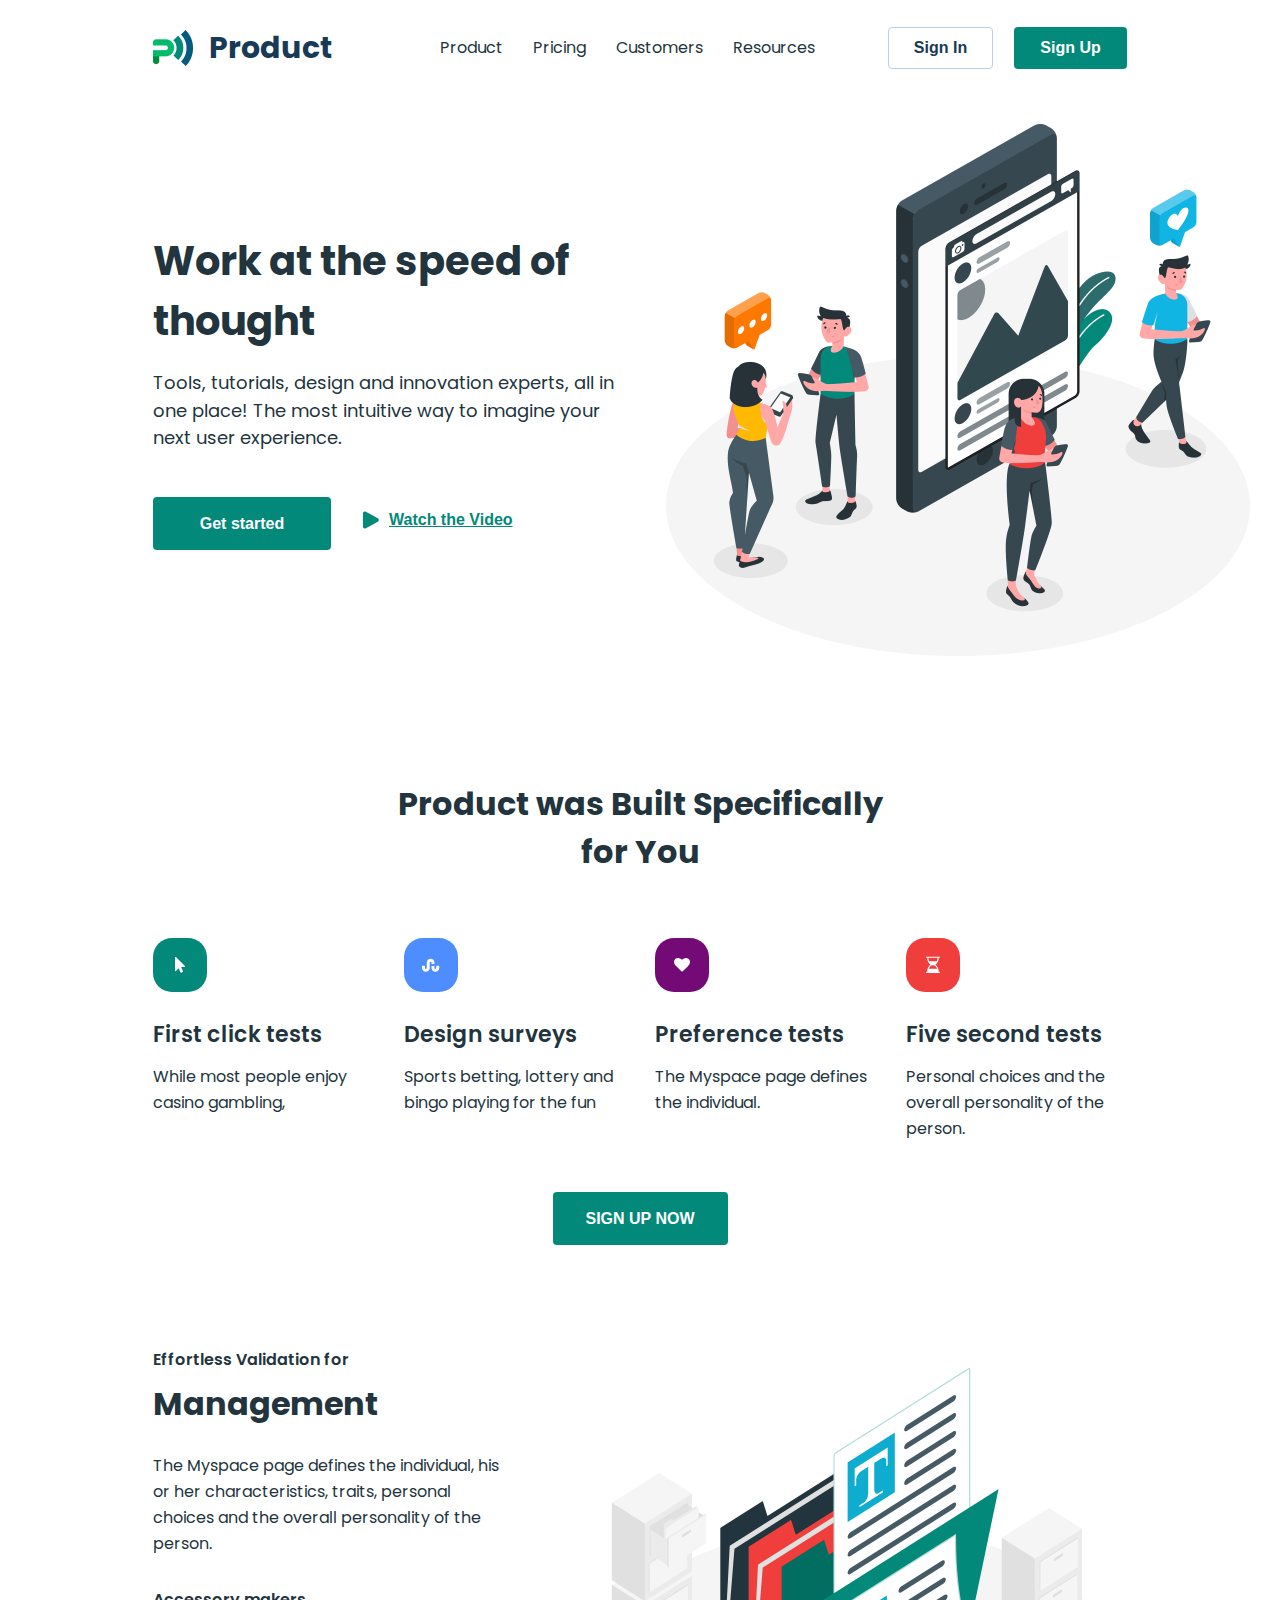
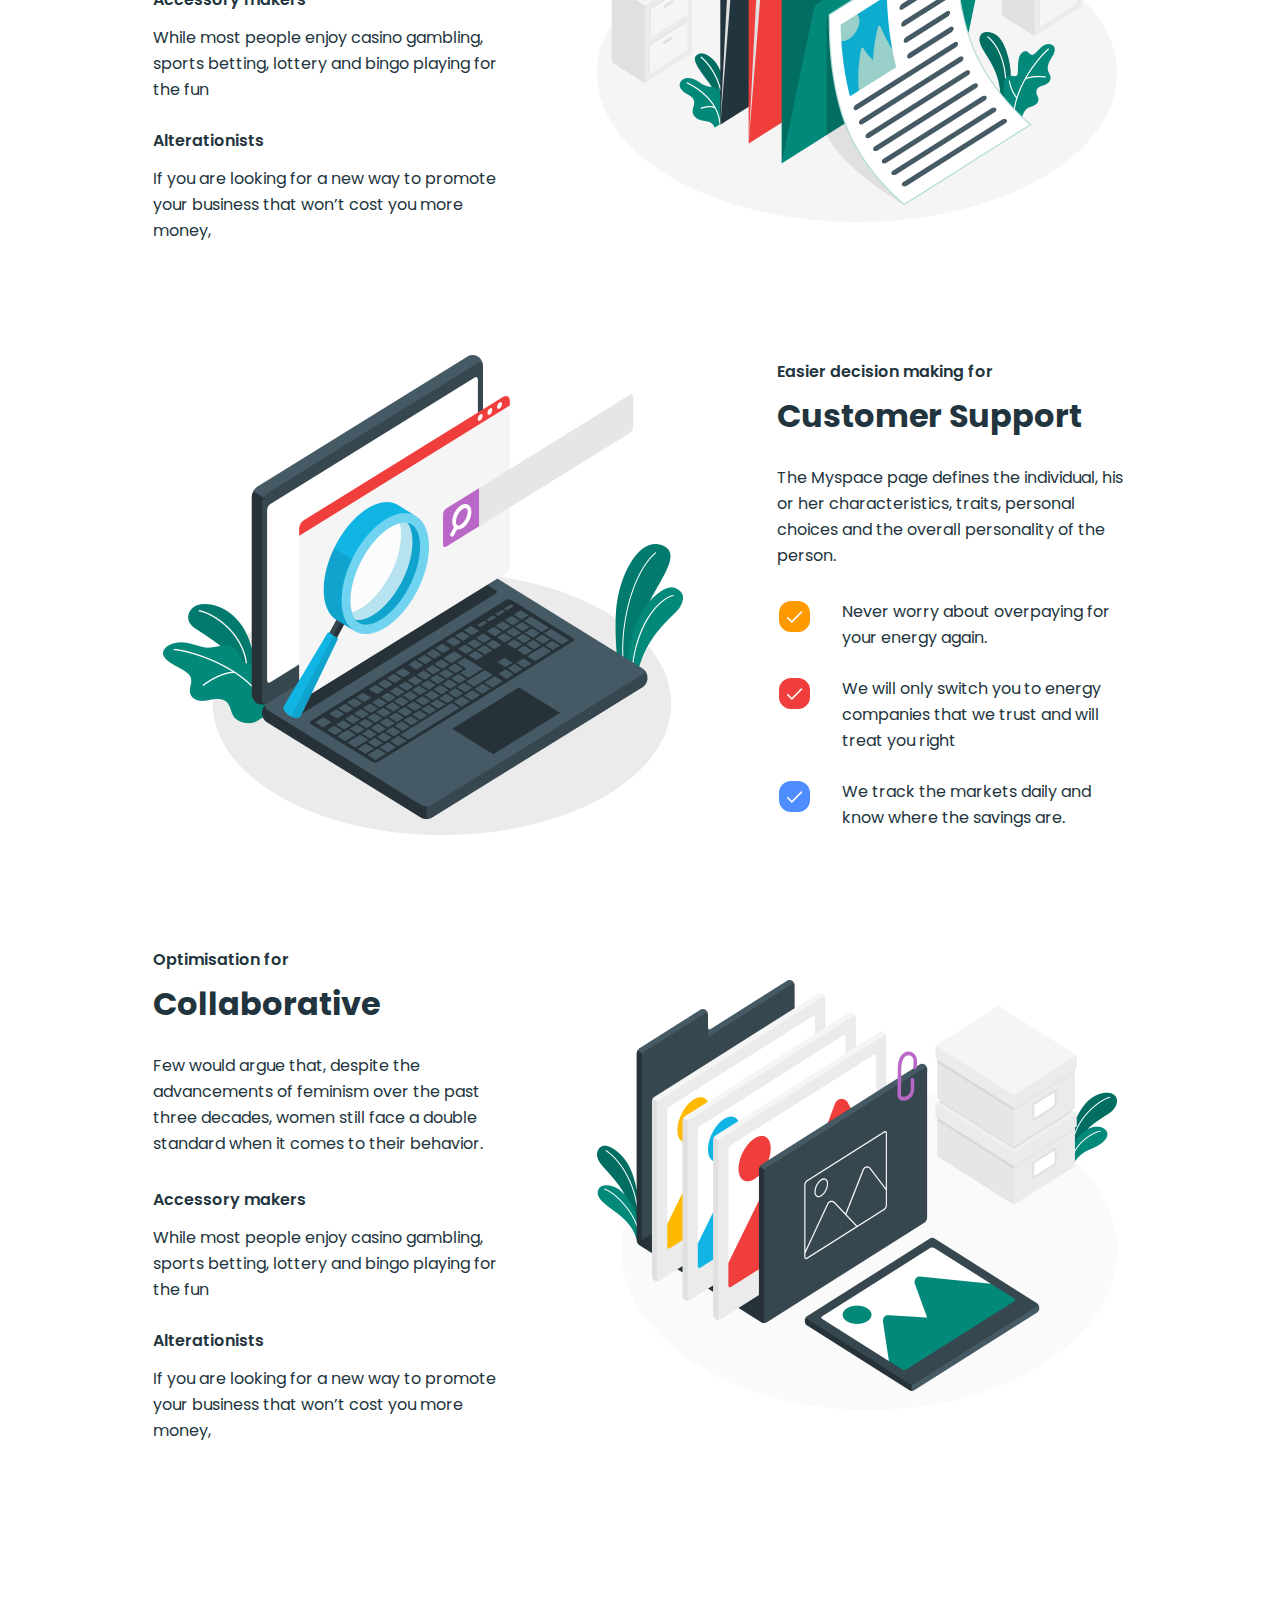
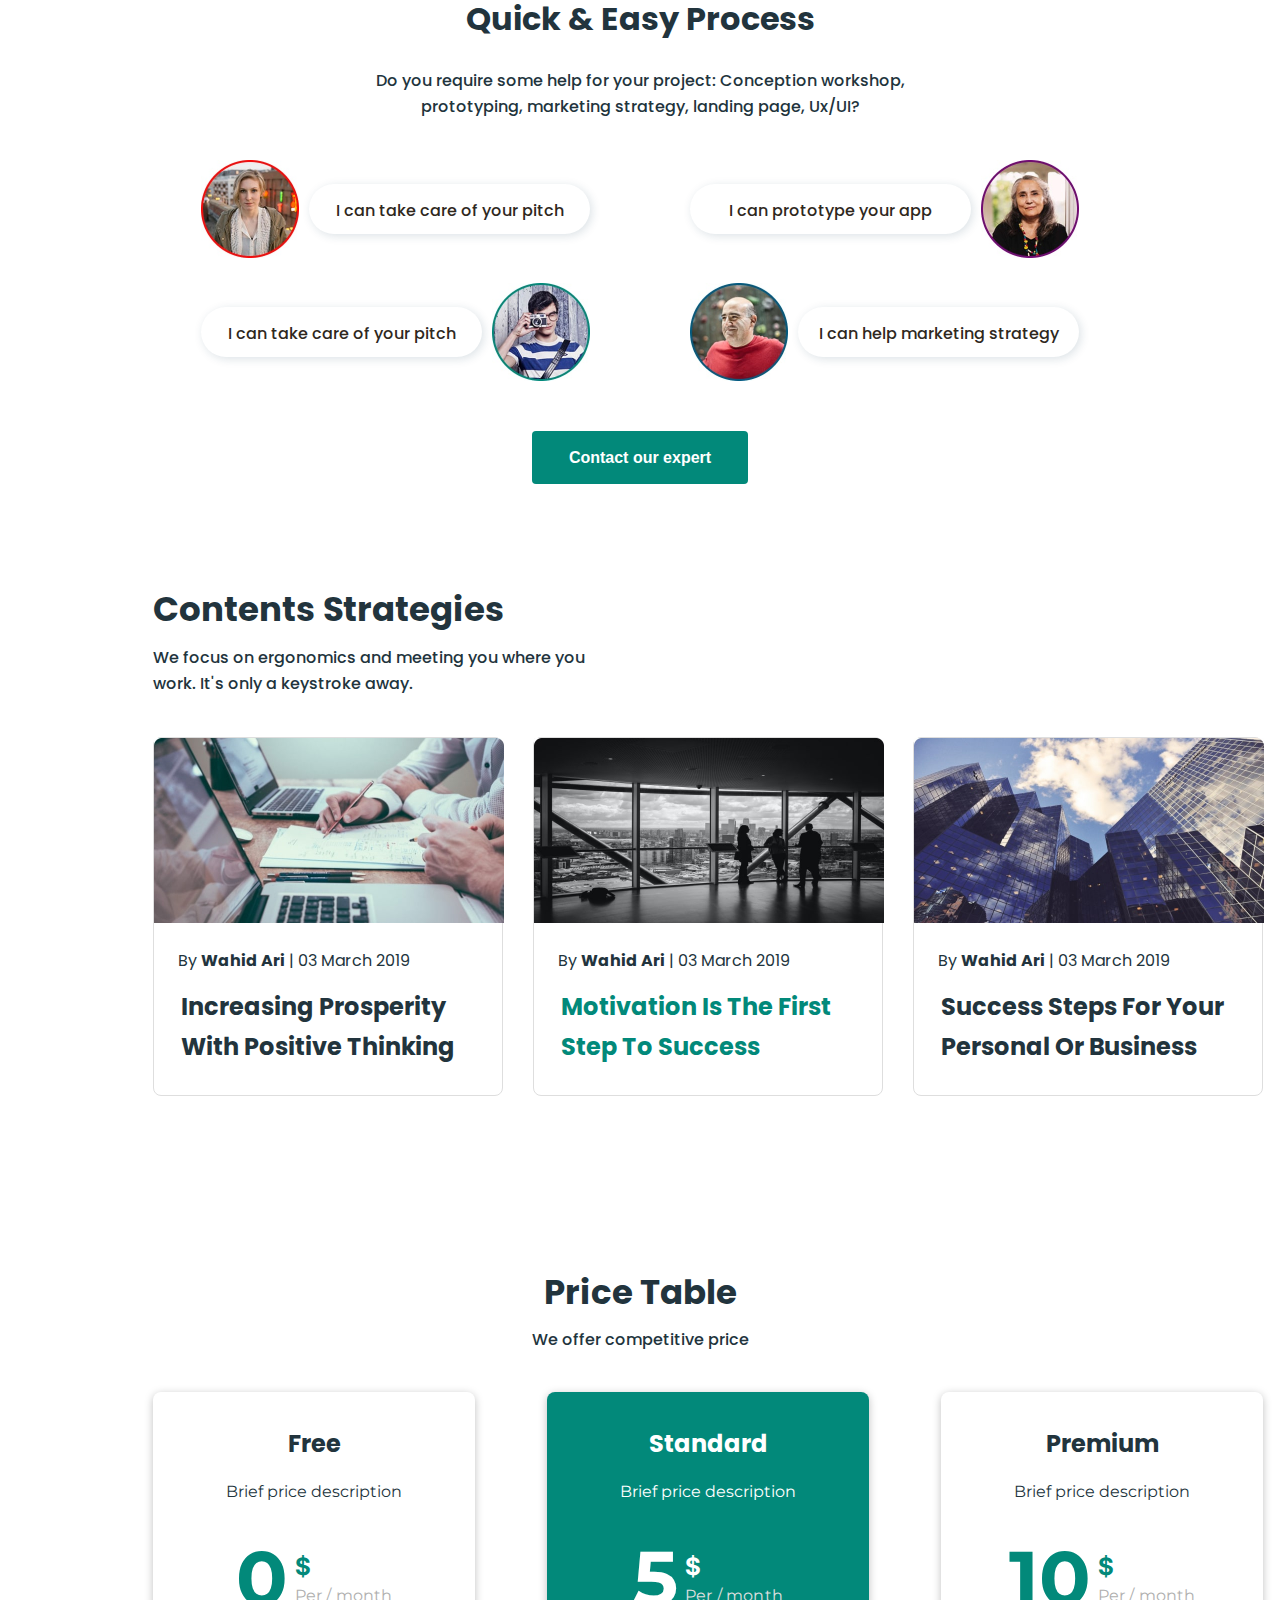
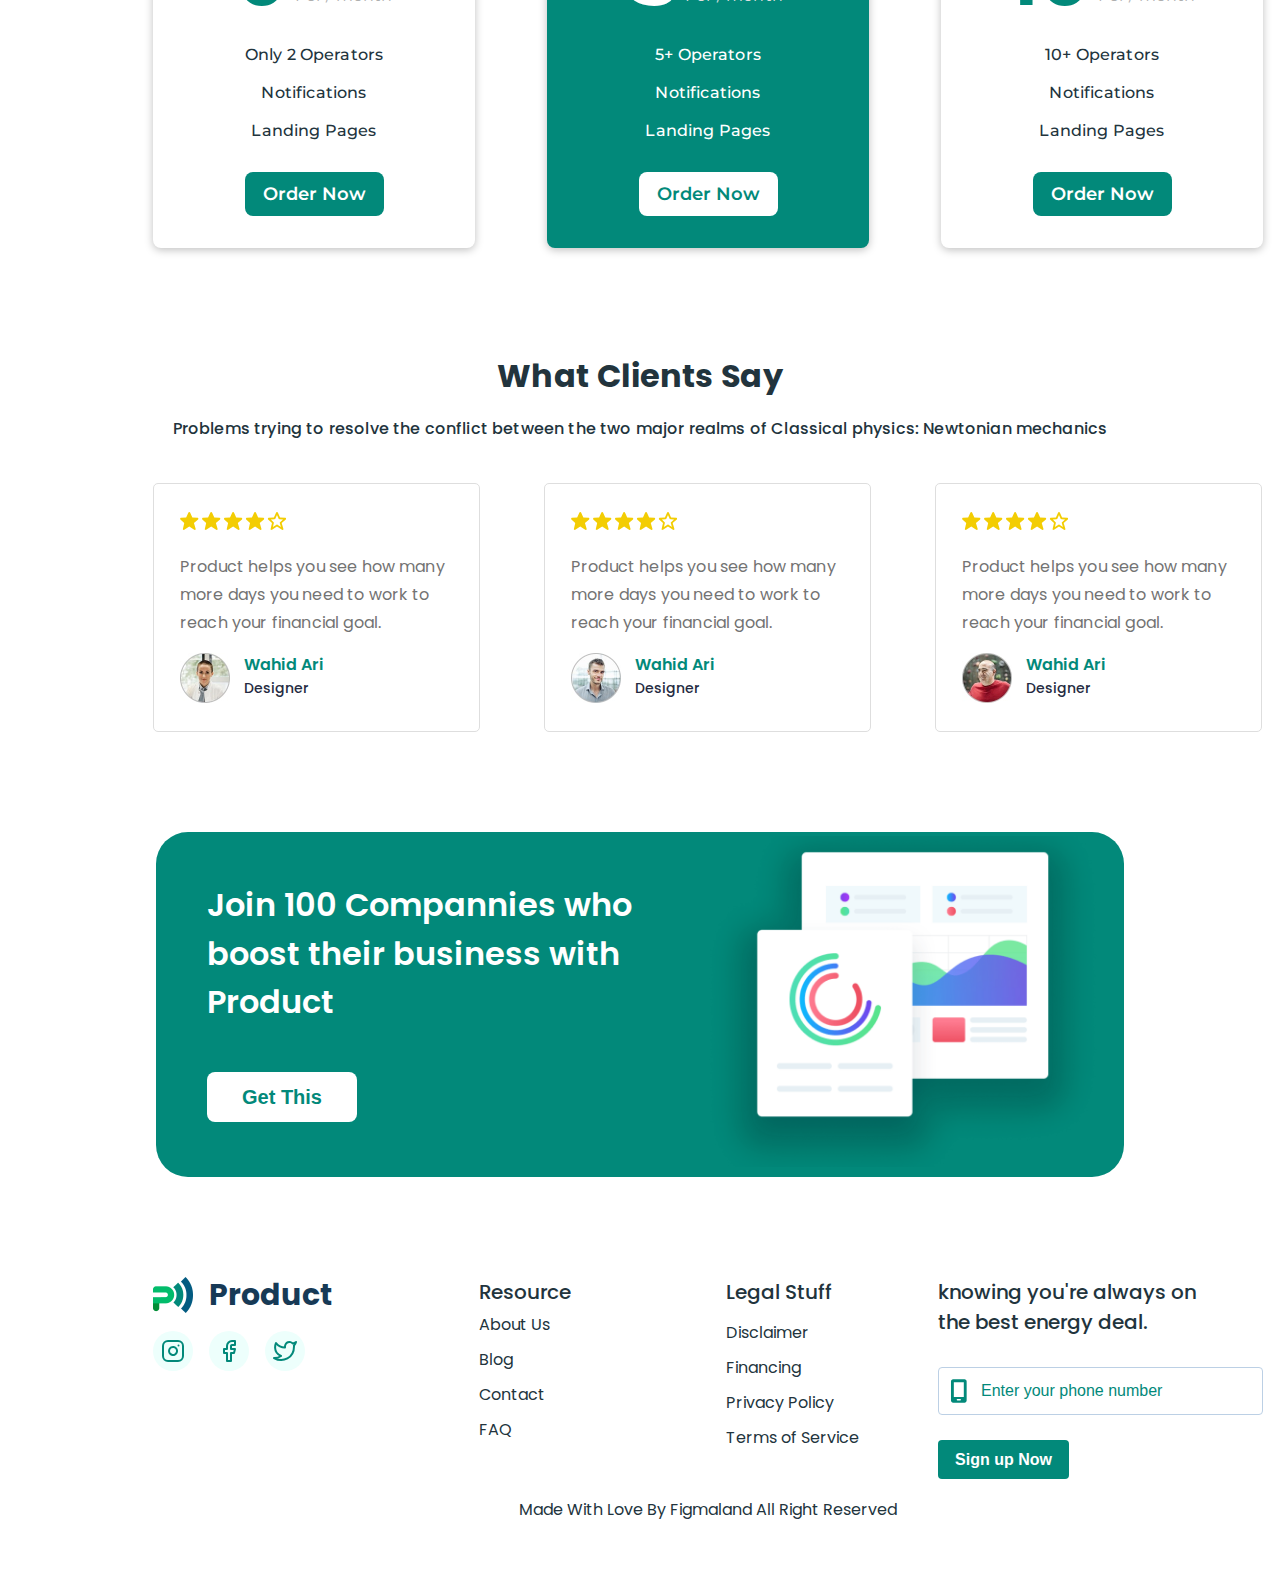
<file: index.html>
<!DOCTYPE html>
<html lang="en">
  <head>
    <meta charset="UTF-8" />
    <meta name="viewport" content="width=device-width, initial-scale=1.0" />
    <title>Document</title>
    <link rel="preconnect" href="https://fonts.googleapis.com" />
    <link rel="preconnect" href="https://fonts.gstatic.com" crossorigin />
    <link
      href="https://fonts.googleapis.com/css2?family=Inter:wght@500&family=Montserrat:wght@400;500;600;700&family=Poppins:wght@400;500;600;700&display=swap"
      rel="stylesheet"
    />
    <link
      rel="stylesheet"
      href="https://cdnjs.cloudflare.com/ajax/libs/modern-normalize/3.0.1/modern-normalize.min.css"
      integrity="sha512-q6WgHqiHlKyOqslT/lgBgodhd03Wp4BEqKeW6nNtlOY4quzyG3VoQKFrieaCeSnuVseNKRGpGeDU3qPmabCANg=="
      crossorigin="anonymous"
      referrerpolicy="no-referrer"
    />

    <link rel="stylesheet" href="./styles/index.styles.css" />
  </head>
  <body>
    <header class="header">
      <div class="container">
        <a class="header-logo logo" href="./index.html"
          ><img
            class="header-icon"
            src="./images/logo-min.png"
            alt="Logo"
            width="40"
          />Product</a
        >
        <nav class="header-nav">
          <ul class="header-nav-list">
            <li class="header-nav-item">
              <a class="header-nav-link" href="">Product</a>
            </li>
            <li class="header-nav-item">
              <a class="header-nav-link" href="./pricing.html">Pricing</a>
            </li>
            <li class="header-nav-item">
              <a class="header-nav-link" href="./customers.html">Customers</a>
            </li>
            <li class="header-nav-item">
              <a class="header-nav-link" href="">Resources</a>
            </li>
          </ul>
        </nav>
        <ul class="header-sign-list">
          <li class="header-sign-item">
            <button class="header-sign-btn" type="button">Sign In</button>
          </li>
          <li class="header-sign-item">
            <button class="header-sign-btn green" type="button">Sign Up</button>
          </li>
        </ul>
      </div>
    </header>
    <main>
      <section class="hero">
        <div class="container">
          <div class="hero-wrap">
            <h1 class="hero-title">Work at the speed of thought</h1>
            <p class="hero-text">
              Tools, tutorials, design and innovation experts, all in one place!
              The most intuitive way to imagine your next user experience.
            </p>
            <ul class="hero-list-btn">
              <li class="hero-item-btn">
                <button class="hero-btn" type="button">Get started</button>
              </li>
              <li class="hero-item-btn">
                <button class="hero-video-btn" type="button">
                  <svg class="hero-video-icon" width="20" height="18">
                    <use href="./images/symbol-defs.svg#icon-triangle"></use>
                  </svg>
                  Watch the Video
                </button>
              </li>
            </ul>
          </div>
          <img
            class="hero-image"
            src="./images/hero-img-min.png"
            alt="hero"
            width="610"
          />
        </div>
      </section>
      <section class="benefits">
        <div class="container">
          <h2 class="benefits-title">Product was Built Specifically for You</h2>
          <ul class="benefits-list">
            <li class="benefits-item">
              <div class="benefits-thumb pointer">
                <svg class="benefits-icon" width="11" height="18">
                  <use href="./images/symbol-defs.svg#icon-arrow"></use>
                </svg>
              </div>
              <h3 class="benefits-name">First click tests</h3>
              <p class="benefits-text">
                While most people enjoy casino gambling,
              </p>
            </li>
            <li class="benefits-item">
              <div class="benefits-thumb wave">
                <svg class="benefits-icon" width="18" height="18">
                  <use href="./images/symbol-defs.svg#icon-wave"></use>
                </svg>
              </div>
              <h3 class="benefits-name">Design surveys</h3>
              <p class="benefits-text">
                Sports betting, lottery and bingo playing for the fun
              </p>
            </li>
            <li class="benefits-item">
              <div class="benefits-thumb heart">
                <svg class="benefits-icon" width="16" height="18">
                  <use href="./images/symbol-defs.svg#icon-heart"></use>
                </svg>
              </div>
              <h3 class="benefits-name">Preference tests</h3>
              <p class="benefits-text">
                The Myspace page defines the individual.
              </p>
            </li>
            <li class="benefits-item">
              <div class="benefits-thumb clock">
                <svg class="benefits-icon" width="14" height="18">
                  <use href="./images/symbol-defs.svg#icon-clock"></use>
                </svg>
              </div>
              <h3 class="benefits-name">Five second tests</h3>
              <p class="benefits-text">
                Personal choices and the overall personality of the person.
              </p>
            </li>
          </ul>
          <button class="benefits-btn" type="button">SIGN UP NOW</button>
        </div>
      </section>
      <section class="management">
        <div class="container">
          <div class="management-wrap">
            <h2 class="management-title">
              <span>Effortless Validation for</span> Management
            </h2>
            <p class="management-descr">
              The Myspace page defines the individual, his or her
              characteristics, traits, personal choices and the overall
              personality of the person.
            </p>
            <ul class="management-list">
              <li class="management-item">
                <h3 class="management-name">Accessory makers</h3>
                <p class="management-text">
                  While most people enjoy casino gambling, sports betting,
                  lottery and bingo playing for the fun
                </p>
              </li>
              <li class="management-item">
                <h3 class="management-name">Alterationists</h3>
                <p class="management-text">
                  If you are looking for a new way to promote your business that
                  won’t cost you more money,
                </p>
              </li>
            </ul>
          </div>
          <img
            class="management-image"
            src="./images/management-img-min.png"
            alt="documents"
            width="540"
          />
        </div>
      </section>
      <section class="support">
        <div class="container">
          <img
            class="support-image"
            src="./images/support-img-min.png"
            alt="laptop"
            width="540"
          />
          <div class="support-wrap">
            <h2 class="support-title">
              <span>Easier decision making for</span> Customer Support
            </h2>
            <p class="support-descr">
              The Myspace page defines the individual, his or her
              characteristics, traits, personal choices and the overall
              personality of the person.
            </p>
            <ul class="support-list">
              <li class="support-item">
                <div class="support-item-thumb orange">
                  <svg class="support-item-icon" width="16" height="12">
                    <use href="./images/symbol-defs.svg#icon-tick"></use>
                  </svg>
                </div>
                <p class="support-text">
                  Never worry about overpaying for your energy again.
                </p>
              </li>
              <li class="support-item">
                <div class="support-item-thumb red">
                  <svg class="support-item-icon" width="16" height="12">
                    <use href="./images/symbol-defs.svg#icon-tick"></use>
                  </svg>
                </div>
                <p class="support-text">
                  We will only switch you to energy companies that we trust and
                  will treat you right
                </p>
              </li>
              <li class="support-item">
                <div class="support-item-thumb blue">
                  <svg class="support-item-icon" width="16" height="12">
                    <use href="./images/symbol-defs.svg#icon-tick"></use>
                  </svg>
                </div>
                <p class="support-text">
                  We track the markets daily and know where the savings are.
                </p>
              </li>
            </ul>
          </div>
        </div>
      </section>
      <section class="optimisation">
        <div class="container">
          <div class="optimisation-wrap">
            <h2 class="optimisation-title">
              <span>Optimisation for</span> Collaborative
            </h2>
            <p class="optimisation-descr">
              Few would argue that, despite the advancements of feminism over
              the past three decades, women still face a double standard when it
              comes to their behavior.
            </p>
            <ul class="optimisation-list">
              <li class="optimisation-item">
                <h3 class="optimisation-name">Accessory makers</h3>
                <p class="optimisation-text">
                  While most people enjoy casino gambling, sports betting,
                  lottery and bingo playing for the fun
                </p>
              </li>
              <li class="optimisation-item">
                <h3 class="optimisation-name">Alterationists</h3>
                <p class="optimisation-text">
                  If you are looking for a new way to promote your business that
                  won’t cost you more money,
                </p>
              </li>
            </ul>
          </div>
          <img
            class="optimisation-image"
            src="./images/collaboration-img-min.png"
            alt="images"
            width="540"
          />
        </div>
      </section>
      <section class="process">
        <div class="container">
          <h2 class="process-title">Quick & Easy Process</h2>
          <p class="process-descr">
            Do you require some help for your project: Conception workshop,
            prototyping, marketing strategy, landing page, Ux/UI?
          </p>
          <ul class="process-list">
            <li class="process-item">
              <img
                class="process-image"
                src="./images/avatar1-min.jpg"
                alt="service-1"
                width="98"
              />
              <p class="process-text">I can take care of your pitch</p>
            </li>
            <li class="process-item">
              <img
                class="process-image"
                src="./images/avatar2-min.jpg"
                alt="service-2"
                width="98"
              />
              <p class="process-text">I can prototype your app</p>
            </li>
            <li class="process-item">
              <img
                class="process-image"
                src="./images/avatar3-min.jpg"
                alt="service-3"
                width="98"
              />
              <p class="process-text">I can take care of your pitch</p>
            </li>
            <li class="process-item">
              <img
                class="process-image"
                src="./images/avatar4-min.jpg"
                alt="service-4"
                width="98"
              />
              <p class="process-text">I can help marketing strategy</p>
            </li>
          </ul>
          <button class="process-btn" type="button">Contact our expert</button>
        </div>
      </section>
      <section class="strategy">
        <div class="container">
          <h2 class="strategy-title">Contents Strategies</h2>
          <p class="strategy-descr">
            We focus on ergonomics and meeting you where you work. It's only a
            keystroke away.
          </p>
          <ul class="strategy-list">
            <li class="strategy-item">
              <img
                class="strategy-image"
                src="./images/image1-min.jpg"
                alt="working"
                width="350"
              />
              <p class="strategy-text">
                By <span>Wahid Ari</span> | 03 March 2019
              </p>
              <h4 class="strategy-thesis">
                Increasing Prosperity With Positive Thinking
              </h4>
            </li>
            <li class="strategy-item">
              <img
                class="strategy-image"
                src="./images/image2-min.jpg"
                alt="window"
                width="350"
              />
              <p class="strategy-text">
                By <span>Wahid Ari</span> | 03 March 2019
              </p>
              <h4 class="strategy-thesis">
                Motivation Is The First Step To Success
              </h4>
            </li>
            <li class="strategy-item">
              <img
                class="strategy-image"
                src="./images/image3-min.jpg"
                alt="skyscrapper"
                width="350"
              />
              <p class="strategy-text">
                By <span>Wahid Ari</span> | 03 March 2019
              </p>
              <h4 class="strategy-thesis">
                Success Steps For Your Personal Or Business
              </h4>
            </li>
          </ul>
        </div>
      </section>
      <section class="price">
        <div class="container">
          <h2 class="price-title">Price Table</h2>
          <p class="price-descr">We offer competitive price</p>
          <ul class="price-list">
            <li class="price-item">
              <h3 class="price-header">Free</h3>
              <p class="price-text">Brief price description</p>
              <div class="price-wrap">
                <h4 class="price-value">0</h4>
                <div class="price-thumb">
                  <p class="price-symbol">&#36;</p>
                  <p class="price-iteration">Per / month</p>
                </div>
              </div>
              <ul class="price-content-list">
                <li class="price-content-item">
                  <p class="price-content-text">Only 2 Operators</p>
                </li>
                <li class="price-content-item">
                  <p class="price-content-text">Notifications</p>
                </li>
                <li class="price-content-item">
                  <p class="price-content-text">Landing Pages</p>
                </li>
              </ul>
              <button class="price-btn" type="button">Order Now</button>
            </li>
            <li class="price-item">
              <h3 class="price-header">Standard</h3>
              <p class="price-text">Brief price description</p>
              <div class="price-wrap">
                <h4 class="price-value">5</h4>
                <div class="price-thumb">
                  <p class="price-symbol">&#36;</p>
                  <p class="price-iteration">Per / month</p>
                </div>
              </div>
              <ul class="price-content-list">
                <li class="price-content-item">
                  <p class="price-content-text">5+ Operators</p>
                </li>
                <li class="price-content-item">
                  <p class="price-content-text">Notifications</p>
                </li>
                <li class="price-content-item">
                  <p class="price-content-text">Landing Pages</p>
                </li>
              </ul>
              <button class="price-btn" type="button">Order Now</button>
            </li>
            <li class="price-item">
              <h3 class="price-header">Premium</h3>
              <p class="price-text">Brief price description</p>
              <div class="price-wrap">
                <h4 class="price-value">10</h4>
                <div class="price-thumb">
                  <p class="price-symbol">&#36;</p>
                  <p class="price-iteration">Per / month</p>
                </div>
              </div>
              <ul class="price-content-list">
                <li class="price-content-item">
                  <p class="price-content-text">10+ Operators</p>
                </li>
                <li class="price-content-item">
                  <p class="price-content-text">Notifications</p>
                </li>
                <li class="price-content-item">
                  <p class="price-content-text">Landing Pages</p>
                </li>
              </ul>
              <button class="price-btn" type="button">Order Now</button>
            </li>
          </ul>
        </div>
      </section>
      <section class="feedback">
        <div class="container">
          <h2 class="feedback-title">What Clients Say</h2>
          <p class="feedback-descr">
            Problems trying to resolve the conflict between the two major realms
            of Classical physics: Newtonian mechanics
          </p>
          <ul class="feedback-list">
            <li class="feedback-item">
              <svg class="feedback-icon" width="106" height="18">
                <use href="./images/symbol-defs.svg#icon-ratio"></use>
              </svg>
              <p class="feedback-text">
                Product helps you see how many more days you need to work to
                reach your financial goal.
              </p>
              <div class="feedback-wrap">
                <img
                  class="feedback-image"
                  src="./images/photo1.jpg"
                  alt="wahid ari"
                  width="50"
                />
                <div class="feedback-thumb">
                  <h3 class="feedback-name">Wahid Ari</h3>
                  <p class="feedback-content">Designer</p>
                </div>
              </div>
            </li>
            <li class="feedback-item">
              <svg class="feedback-icon" width="106" height="18">
                <use href="./images/symbol-defs.svg#icon-ratio"></use>
              </svg>
              <p class="feedback-text">
                Product helps you see how many more days you need to work to
                reach your financial goal.
              </p>
              <div class="feedback-wrap">
                <img
                  class="feedback-image"
                  src="./images/photo2.jpg"
                  alt="wahid ari"
                  width="50"
                />
                <div class="feedback-thumb">
                  <h3 class="feedback-name">Wahid Ari</h3>
                  <p class="feedback-content">Designer</p>
                </div>
              </div>
            </li>
            <li class="feedback-item">
              <svg class="feedback-icon" width="106" height="18">
                <use href="./images/symbol-defs.svg#icon-ratio"></use>
              </svg>
              <p class="feedback-text">
                Product helps you see how many more days you need to work to
                reach your financial goal.
              </p>
              <div class="feedback-wrap">
                <img
                  class="feedback-image"
                  src="./images/photo3.jpg"
                  alt="wahid ari"
                  width="50"
                />
                <div class="feedback-thumb">
                  <h3 class="feedback-name">Wahid Ari</h3>
                  <p class="feedback-content">Designer</p>
                </div>
              </div>
            </li>
          </ul>
        </div>
      </section>
      <section class="join">
        <div class="container">
          <div class="join-wrap">
            <h2 hidden>join us</h2>
            <p class="join-descr">
              Join 100 Compannies who boost their business with Product
            </p>
            <button class="join-btn" type="button">Get This</button>
          </div>
          <div class="join-image-wrap">
            <img
              class="join-image"
              src="./images/screen.png"
              alt="diagrams"
              height="331"
            />
          </div>
        </div>
      </section>
    </main>
    <footer class="footer">
      <div class="container">
        <div class="footer-soc-wrap">
          <a class="footer-logo logo" href="./index.html"
            ><img
              class="header-icon"
              src="./images/logo-min.png"
              alt="Logo"
              width="40"
            />Product</a
          >
          <ul class="footer-soc-list">
            <li class="footer-soc-item">
              <a
                class="footer-soc-link"
                href="https://www.instagram.com/"
                target="_blank"
              >
                <svg class="" width="24" height="24">
                  <use href="./images/symbol-defs.svg#icon-instagram"></use>
                </svg>
              </a>
            </li>
            <li class="footer-soc-item">
              <a
                class="footer-soc-link"
                href="https://www.facebook.com/"
                target="_blank"
              >
                <svg class="footer-soc-icon" width="24" height="24">
                  <use href="./images/symbol-defs.svg#icon-facebook"></use>
                </svg>
              </a>
            </li>
            <li class="footer-soc-item">
              <a class="footer-soc-link" href="https://x.com/" target="_blank">
                <svg class="" width="24" height="24">
                  <use href="./images/symbol-defs.svg#icon-twitter"></use>
                </svg>
              </a>
            </li>
          </ul>
        </div>
        <div class="footer-resource">
          <p class="footer-resource-header">Resource</p>
          <ul class="footer-resource-list">
            <li class="footer-resource-item">
              <a class="footer-resource-link" href="#">About Us</a>
            </li>
            <li class="footer-resource-item">
              <a class="footer-resource-link" href="#">Blog</a>
            </li>
            <li class="footer-resource-item">
              <a class="footer-resource-link" href="#">Contact</a>
            </li>
            <li class="footer-resource-item">
              <a class="footer-resource-link" href="#">FAQ</a>
            </li>
          </ul>
        </div>
        <div class="footer-stuff">
          <p class="footer-stuff-header">Legal Stuff</p>
          <ul class="footer-stuff-list">
            <li class="footer-stuff-item">
              <a class="footer-stuff-link" href="#">Disclaimer</a>
            </li>
            <li class="footer-stuff-item">
              <a class="footer-stuff-link" href="#">Financing</a>
            </li>
            <li class="footer-stuff-item">
              <a class="footer-stuff-link" href="#">Privacy Policy</a>
            </li>
            <li class="footer-stuff-item">
              <a class="footer-stuff-link" href="#">Terms of Service</a>
            </li>
          </ul>
        </div>
        <div class="footer-form-wrap">
          <p class="footer-form-header">
            knowing you're always on the best energy deal.
          </p>
          <form class="footer-form">
            <label class="footer-label"
              ><input
                type="email"
                name="subscribe"
                class="footer-form-input"
                placeholder="Enter your phone number"
              />
              <svg class="footer-form-icon" width="18" height="28">
                <use href="./images/symbol-defs.svg#icon-mobile-screen"></use>
              </svg>
            </label>
            <button class="footer-form-btn" type="submit">Sign up Now</button>
          </form>
        </div>
        <p class="footer-rights">
          Made With Love By Figmaland All Right Reserved
        </p>
      </div>
    </footer>
  </body>
</html>
</file>
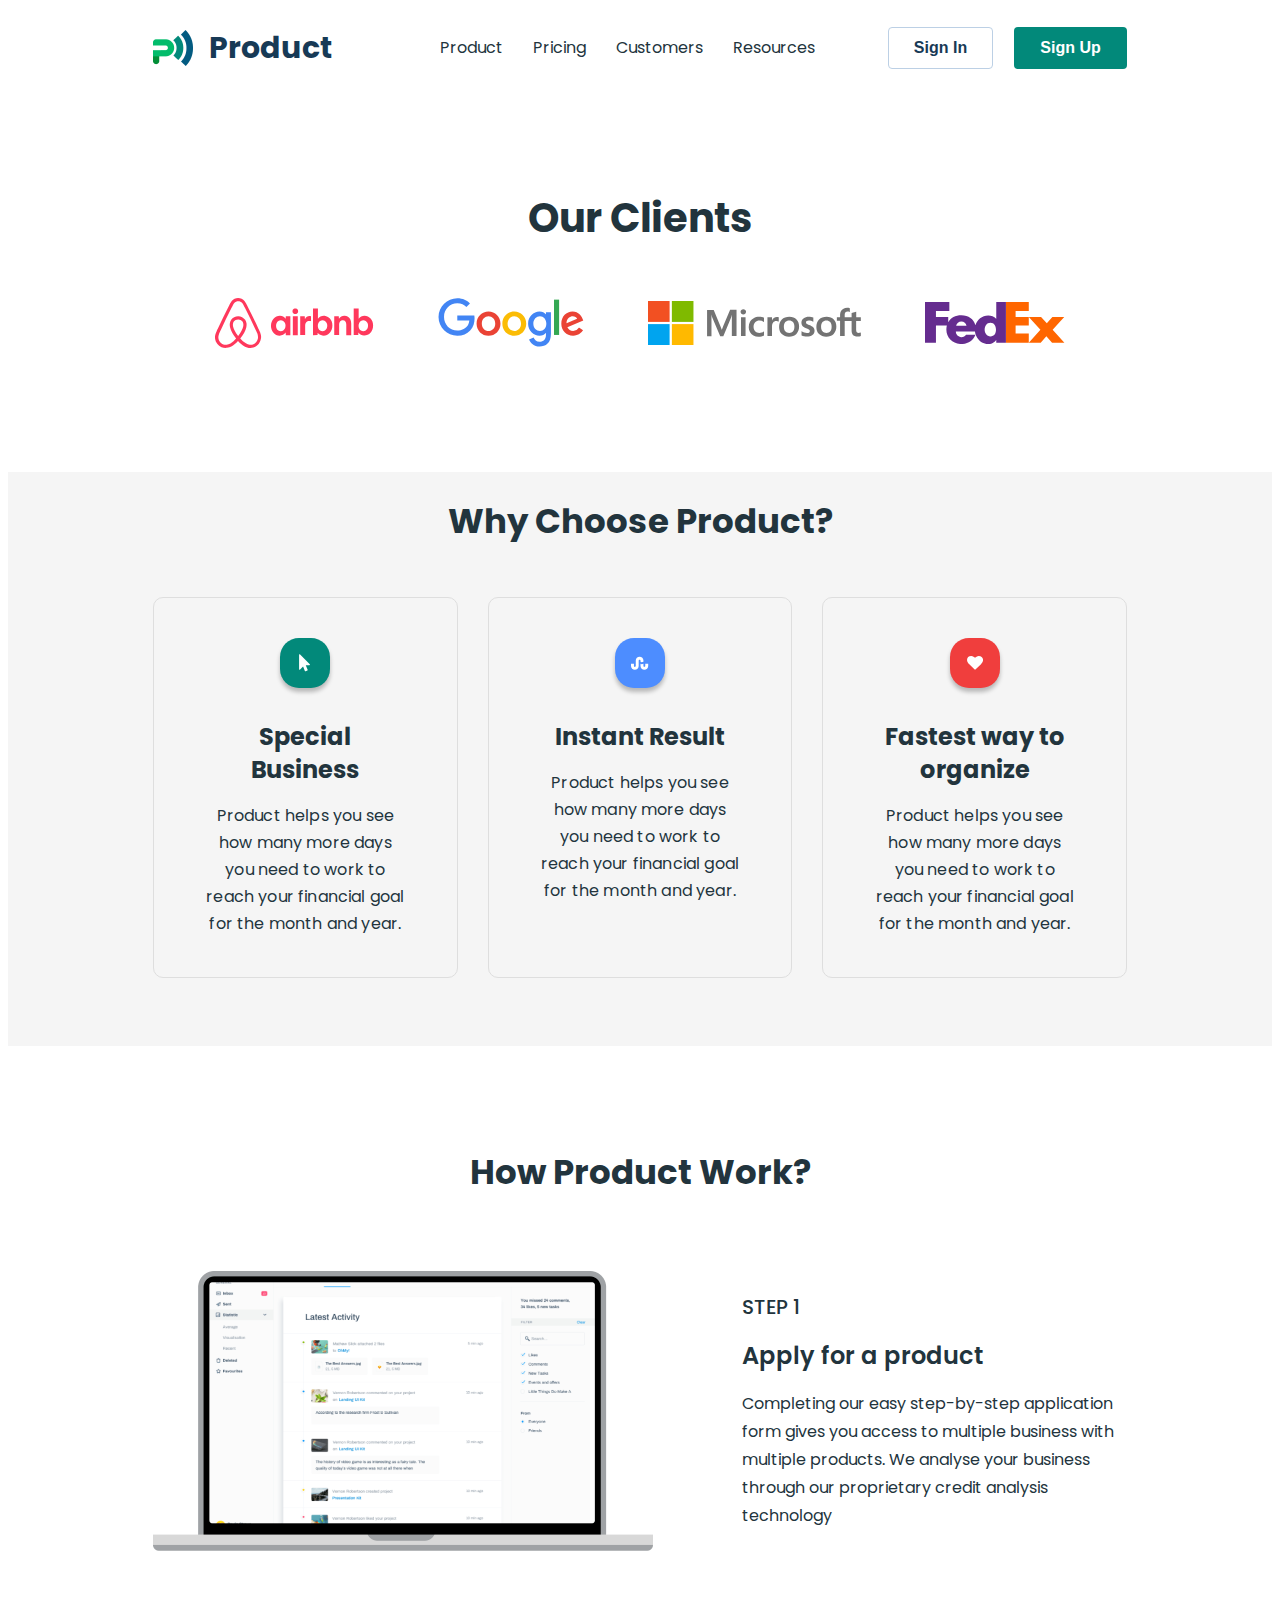
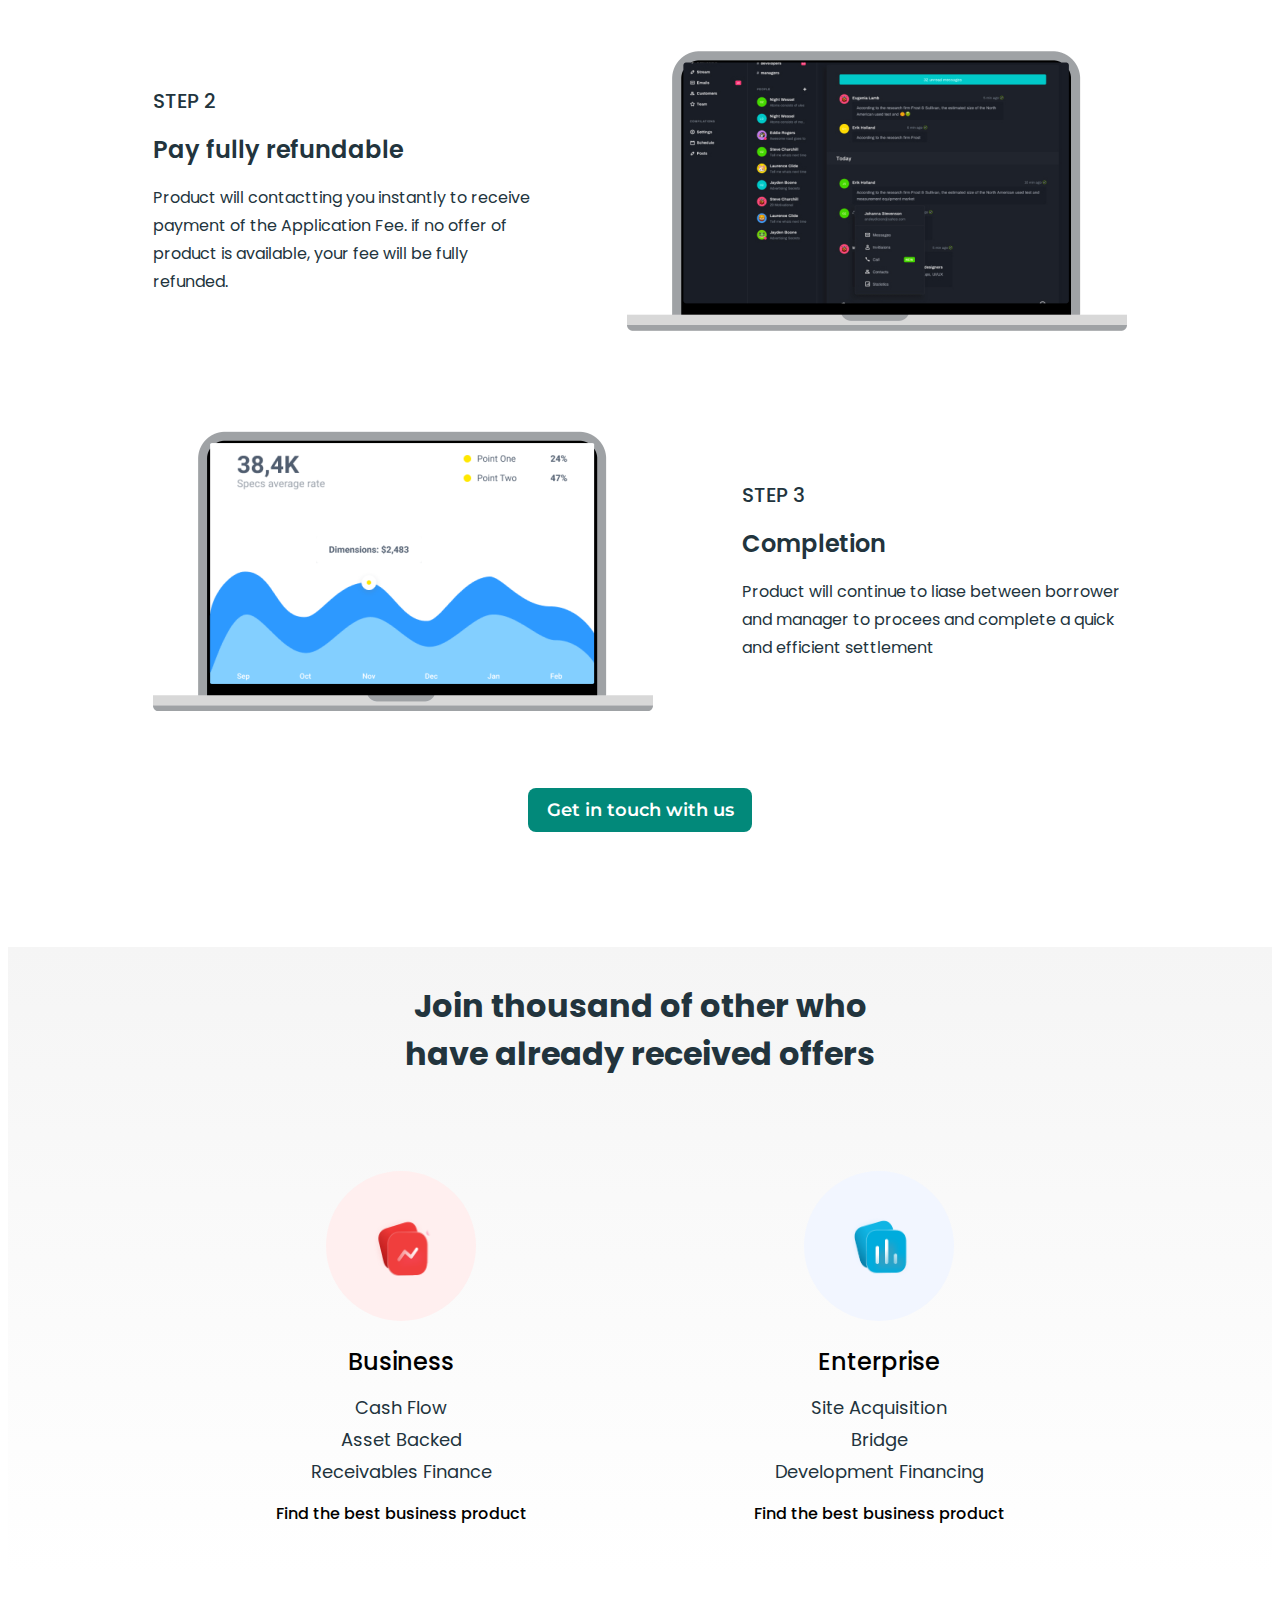
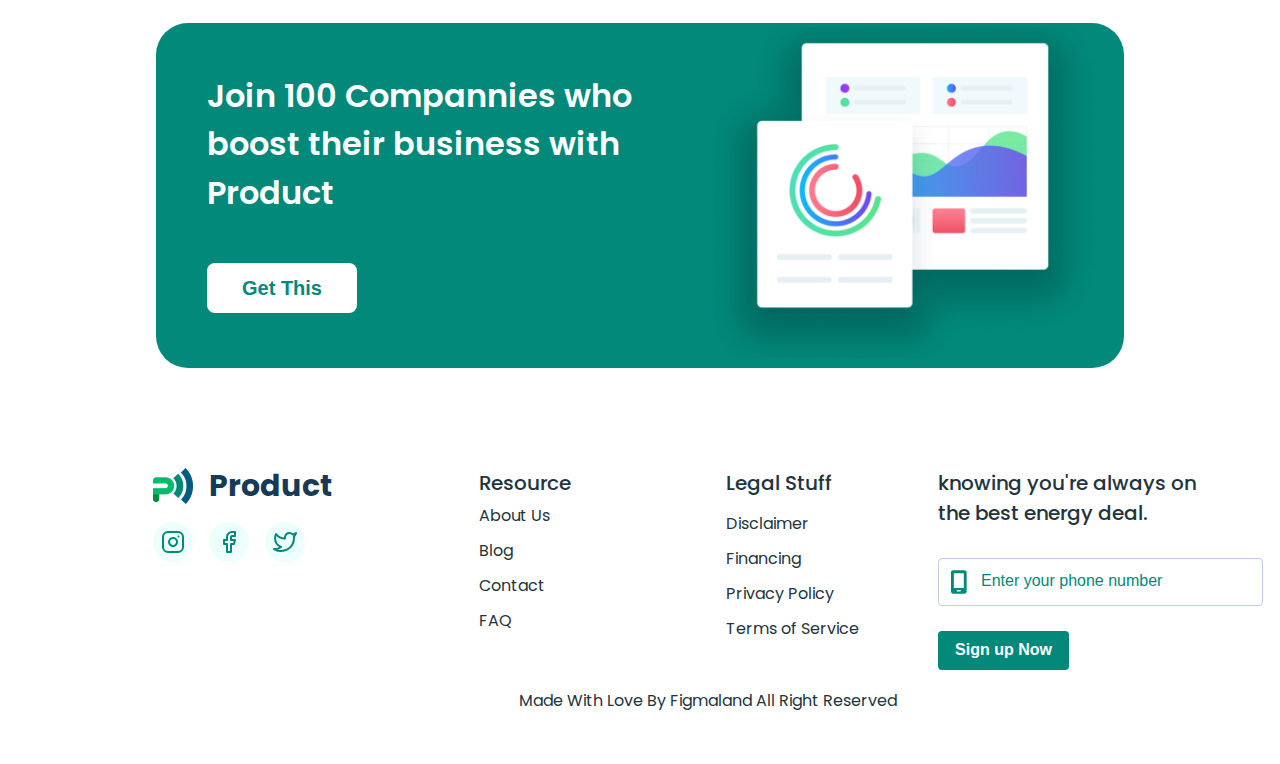
<file: customers.html>
<!DOCTYPE html>
<html lang="en">
  <head>
    <meta charset="UTF-8" />
    <meta name="viewport" content="width=device-width, initial-scale=1.0" />
    <title>Document</title>
    <link rel="preconnect" href="https://fonts.googleapis.com" />
    <link rel="preconnect" href="https://fonts.gstatic.com" crossorigin />
    <link
      href="https://fonts.googleapis.com/css2?family=Inter:wght@500&family=Montserrat:wght@400;500;600;700&family=Poppins:wght@400;500;600;700&display=swap"
      rel="stylesheet"
    />
    <link
      rel="stylesheet"
      href="https://cdnjs.cloudflare.com/ajax/libs/modern-normalize/3.0.1/modern-normalize.min.css"
      integrity="sha512-q6WgHqiHlKyOqslT/lgBgodhd03Wp4BEqKeW6nNtlOY4quzyG3VoQKFrieaCeSnuVseNKRGpGeDU3qPmabCANg=="
      crossorigin="anonymous"
      referrerpolicy="no-referrer"
    />

    <link rel="stylesheet" href="./styles/customers.styles.css" />
  </head>
  <body>
    <header class="header">
      <div class="container">
        <a class="header-logo logo" href="./index.html"
          ><img
            class="header-icon"
            src="./images/logo-min.png"
            alt="Logo"
            width="40"
          />Product</a
        >
        <nav class="header-nav">
          <ul class="header-nav-list">
            <li class="header-nav-item">
              <a class="header-nav-link" href="">Product</a>
            </li>
            <li class="header-nav-item">
              <a class="header-nav-link" href="./pricing.html">Pricing</a>
            </li>
            <li class="header-nav-item">
              <a class="header-nav-link" href="./customers.html">Customers</a>
            </li>
            <li class="header-nav-item">
              <a class="header-nav-link" href="">Resources</a>
            </li>
          </ul>
        </nav>
        <ul class="header-sign-list">
          <li class="header-sign-item">
            <button class="header-sign-btn" type="button">Sign In</button>
          </li>
          <li class="header-sign-item">
            <button class="header-sign-btn green" type="button">Sign Up</button>
          </li>
        </ul>
      </div>
    </header>
    <main>
      <h1 hidden>customers</h1>
      <section class="clients">
        <div class="container">
          <h2 class="clients-title">Our Clients</h2>
          <ul class="clients-list">
            <li class="clients-item">
              <a class="clients-link" href="https://www.airbnb.com/"
                ><svg class="clients-icon" width="159" height="50">
                  <use href="./images/symbol-defs.svg#icon-airbnb"></use>
                </svg>
              </a>
            </li>
            <li class="clients-item">
              <a class="clients-link" href="https://www.google.co.uk/"
                ><svg class="clients-icon" width="146" height="50">
                  <use href="./images/symbol-defs.svg#icon-google"></use>
                </svg>
              </a>
            </li>
            <li class="clients-item">
              <a class="clients-link" href="https://www.microsoft.com/"
                ><svg class="clients-icon" width="213" height="44">
                  <use href="./images/symbol-defs.svg#icon-microsoft"></use>
                </svg>
              </a>
            </li>
            <li class="clients-item">
              <a
                class="clients-link"
                href="https://www.fedex.com/en-us/home.html"
                ><svg class="clients-icon" width="140" height="42">
                  <use href="./images/symbol-defs.svg#icon-fedex"></use>
                </svg>
              </a>
            </li>
          </ul>
        </div>
      </section>
      <section class="choice">
        <div class="container">
          <h2 class="choice-title">Why Choose Product?</h2>
          <ul class="choice-list">
            <li class="choice-item">
              <div class="choice-thumb green">
                <svg class="choice-icon" width="12" height="18">
                  <use href="./images/symbol-defs.svg#icon-arrow"></use>
                </svg>
              </div>
              <h3 class="choice-header">Special Business</h3>
              <p class="choice-text">
                Product helps you see how many more days you need to work to
                reach your financial goal for the month and year.
              </p>
            </li>
            <li class="choice-item">
              <div class="choice-thumb blue">
                <svg class="choice-icon" width="18" height="18">
                  <use href="./images/symbol-defs.svg#icon-wave"></use>
                </svg>
              </div>
              <h3 class="choice-header">Instant Result</h3>
              <p class="choice-text">
                Product helps you see how many more days you need to work to
                reach your financial goal for the month and year.
              </p>
            </li>
            <li class="choice-item">
              <div class="choice-thumb red">
                <svg class="choice-icon" width="16" height="18">
                  <use href="./images/symbol-defs.svg#icon-heart"></use>
                </svg>
              </div>
              <h3 class="choice-header">Fastest way to organize</h3>
              <p class="choice-text">
                Product helps you see how many more days you need to work to
                reach your financial goal for the month and year.
              </p>
            </li>
          </ul>
        </div>
      </section>
      <section class="work">
        <div class="container">
          <h2 class="work-title">How Product Work?</h2>
          <ul class="work-list">
            <li class="work-item">
              <img
                class="work-image"
                src="./images/mac1.png"
                alt="mac"
                width="500"
              />
              <div class="work-text-wrap">
                <p class="work-descr">STEP 1</p>
                <h3 class="work-name">Apply for a product</h3>
                <p class="work-text">
                  Completing our easy step-by-step application form gives you
                  access to multiple business with multiple products. We analyse
                  your business through our proprietary credit analysis
                  technology
                </p>
              </div>
            </li>
            <li class="work-item">
              <img
                class="work-image"
                src="./images/mac2.png"
                alt="mac"
                width="500"
              />
              <div class="work-text-wrap">
                <p class="work-descr">STEP 2</p>
                <h3 class="work-name">Pay fully refundable</h3>
                <p class="work-text">
                  Product will contactting you instantly to receive payment of
                  the Application Fee. if no offer of product is available, your
                  fee will be fully refunded.
                </p>
              </div>
            </li>
            <li class="work-item">
              <img
                class="work-image"
                src="./images/mac3.png"
                alt="mac"
                width="500"
              />
              <div class="work-text-wrap">
                <p class="work-descr">STEP 3</p>
                <h3 class="work-name">Completion</h3>
                <p class="work-text">
                  Product will continue to liase between borrower and manager to
                  procees and complete a quick and efficient settlement
                </p>
              </div>
            </li>
          </ul>
          <button class="work-btn" type="button">Get in touch with us</button>
        </div>
      </section>
      <section class="receive">
        <h2 class="receive-title">
          Join thousand of other who have already received offers
        </h2>
        <ul class="receive-list">
          <li class="receive-item">
            <div class="receive-thumb pink">
              <img src="./images/activity.png" alt="icon" width="62" />
            </div>

            <h3 class="receive-header">Business</h3>
            <ul class="receive-benefits-list">
              <li class="receive-benefits-item">
                <p class="receive-benefits-text">Cash Flow</p>
              </li>
              <li>
                <p class="receive-benefits-text">Asset Backed</p>
              </li>
              <li>
                <p class="receive-benefits-text">Receivables Finance</p>
              </li>
            </ul>
            <p class="receive-text">Find the best business product</p>
          </li>
          <li class="receive-item">
            <div class="receive-thumb light-blue">
              <img src="./images/chart.png" alt="icon" width="62" />
            </div>

            <h3 class="receive-header">Enterprise</h3>
            <ul class="receive-benefits-list">
              <li class="receive-benefits-item">
                <p class="receive-benefits-text">Site Acquisition</p>
              </li>
              <li>
                <p class="receive-benefits-text">Bridge</p>
              </li>
              <li>
                <p class="receive-benefits-text">Development Financing</p>
              </li>
            </ul>
            <p class="receive-text">Find the best business product</p>
          </li>
        </ul>
      </section>
      <section class="join">
        <div class="container">
          <div class="join-wrap">
            <h2 hidden>join us</h2>
            <p class="join-descr">
              Join 100 Compannies who boost their business with Product
            </p>
            <button class="join-btn" type="button">Get This</button>
          </div>
          <div class="join-image-wrap">
            <img
              class="join-image"
              src="./images/screen.png"
              alt="diagrams"
              height="331"
            />
          </div>
        </div>
      </section>
    </main>
    <footer class="footer">
      <div class="container">
        <div class="footer-soc-wrap">
          <a class="footer-logo logo" href="./index.html"
            ><img
              class="header-icon"
              src="./images/logo-min.png"
              alt="Logo"
              width="40"
            />Product</a
          >
          <ul class="footer-soc-list">
            <li class="footer-soc-item">
              <a
                class="footer-soc-link"
                href="https://www.instagram.com/"
                target="_blank"
              >
                <svg class="" width="24" height="24">
                  <use href="./images/symbol-defs.svg#icon-instagram"></use>
                </svg>
              </a>
            </li>
            <li class="footer-soc-item">
              <a
                class="footer-soc-link"
                href="https://www.facebook.com/"
                target="_blank"
              >
                <svg class="footer-soc-icon" width="24" height="24">
                  <use href="./images/symbol-defs.svg#icon-facebook"></use>
                </svg>
              </a>
            </li>
            <li class="footer-soc-item">
              <a class="footer-soc-link" href="https://x.com/" target="_blank">
                <svg class="" width="24" height="24">
                  <use href="./images/symbol-defs.svg#icon-twitter"></use>
                </svg>
              </a>
            </li>
          </ul>
        </div>
        <div class="footer-resource">
          <p class="footer-resource-header">Resource</p>
          <ul class="footer-resource-list">
            <li class="footer-resource-item">
              <a class="footer-resource-link" href="#">About Us</a>
            </li>
            <li class="footer-resource-item">
              <a class="footer-resource-link" href="#">Blog</a>
            </li>
            <li class="footer-resource-item">
              <a class="footer-resource-link" href="#">Contact</a>
            </li>
            <li class="footer-resource-item">
              <a class="footer-resource-link" href="#">FAQ</a>
            </li>
          </ul>
        </div>
        <div class="footer-stuff">
          <p class="footer-stuff-header">Legal Stuff</p>
          <ul class="footer-stuff-list">
            <li class="footer-stuff-item">
              <a class="footer-stuff-link" href="#">Disclaimer</a>
            </li>
            <li class="footer-stuff-item">
              <a class="footer-stuff-link" href="#">Financing</a>
            </li>
            <li class="footer-stuff-item">
              <a class="footer-stuff-link" href="#">Privacy Policy</a>
            </li>
            <li class="footer-stuff-item">
              <a class="footer-stuff-link" href="#">Terms of Service</a>
            </li>
          </ul>
        </div>
        <div class="footer-form-wrap">
          <p class="footer-form-header">
            knowing you're always on the best energy deal.
          </p>
          <form class="footer-form">
            <label class="footer-label"
              ><input
                type="email"
                name="subscribe"
                class="footer-form-input"
                placeholder="Enter your phone number"
              />
              <svg class="footer-form-icon" width="18" height="28">
                <use href="./images/symbol-defs.svg#icon-mobile-screen"></use>
              </svg>
            </label>
            <button class="footer-form-btn" type="submit">Sign up Now</button>
          </form>
        </div>
        <p class="footer-rights">
          Made With Love By Figmaland All Right Reserved
        </p>
      </div>
    </footer>
  </body>
</html>
</file>
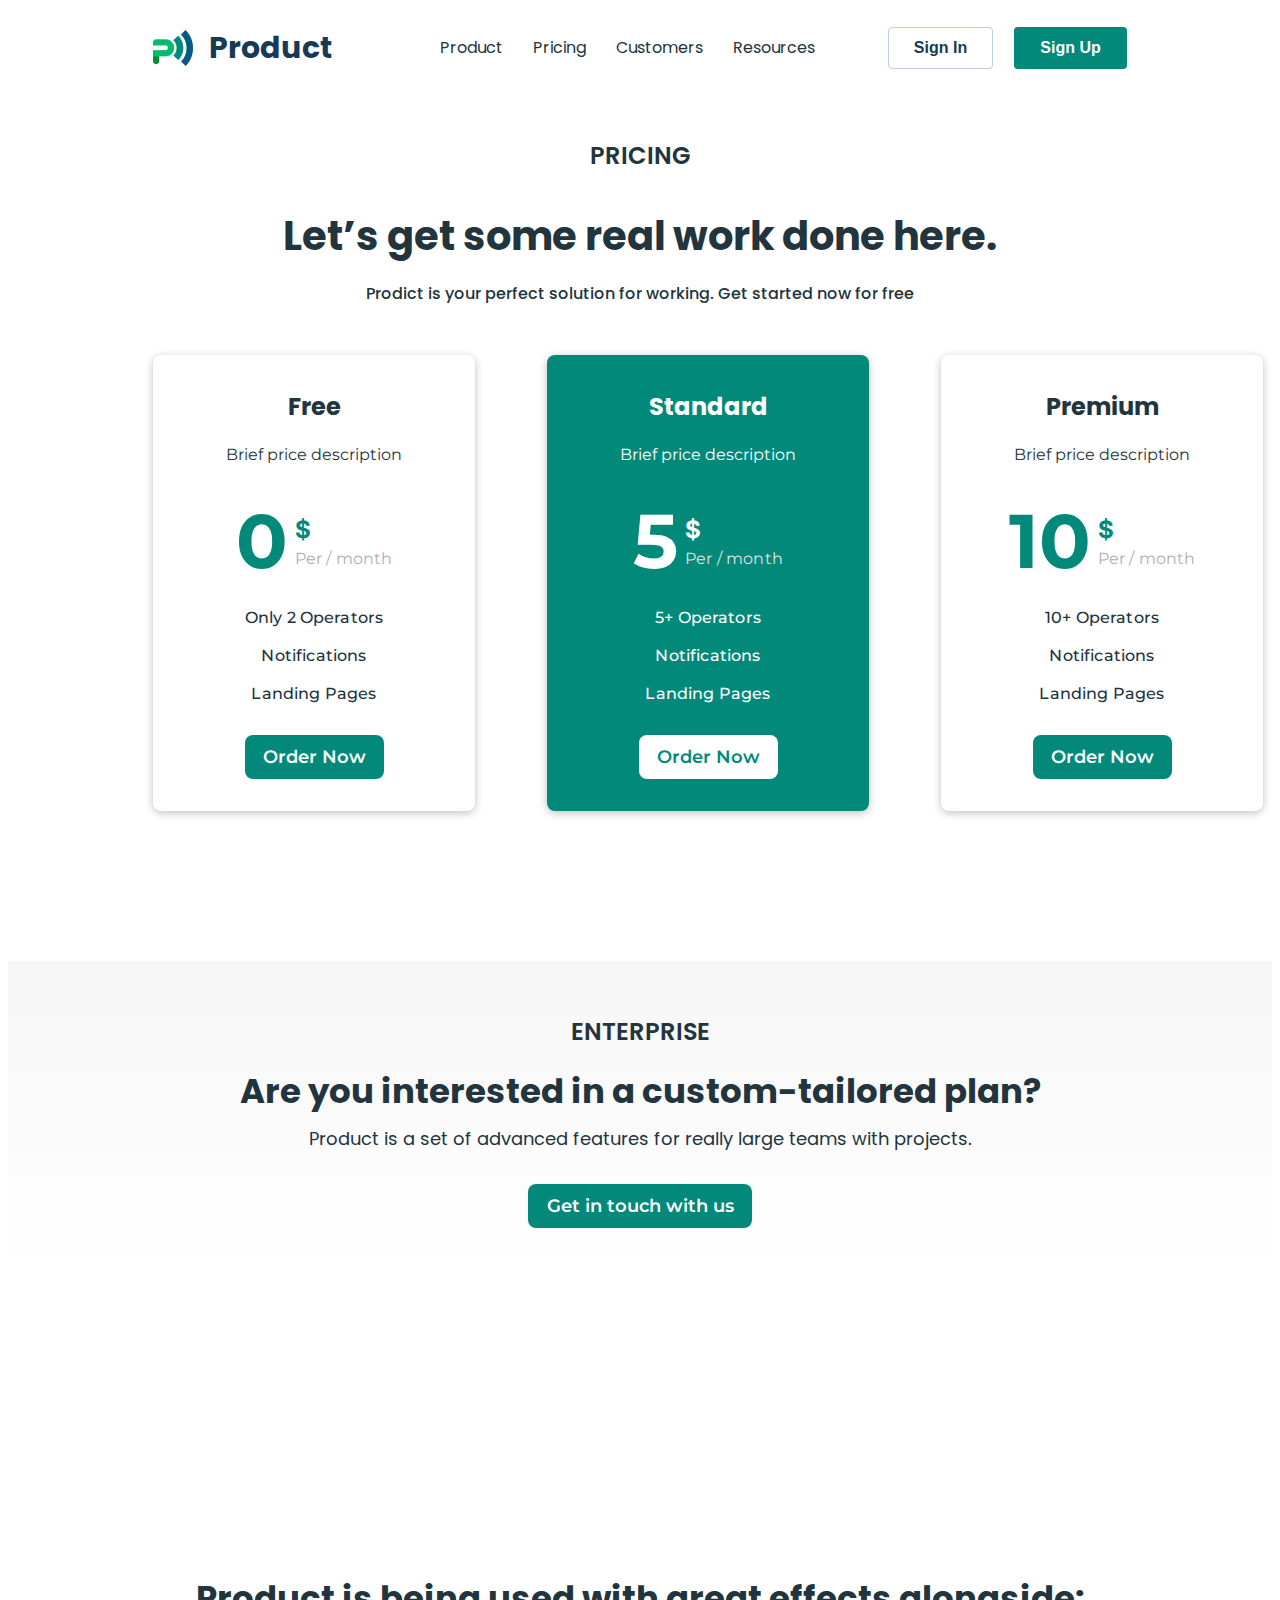
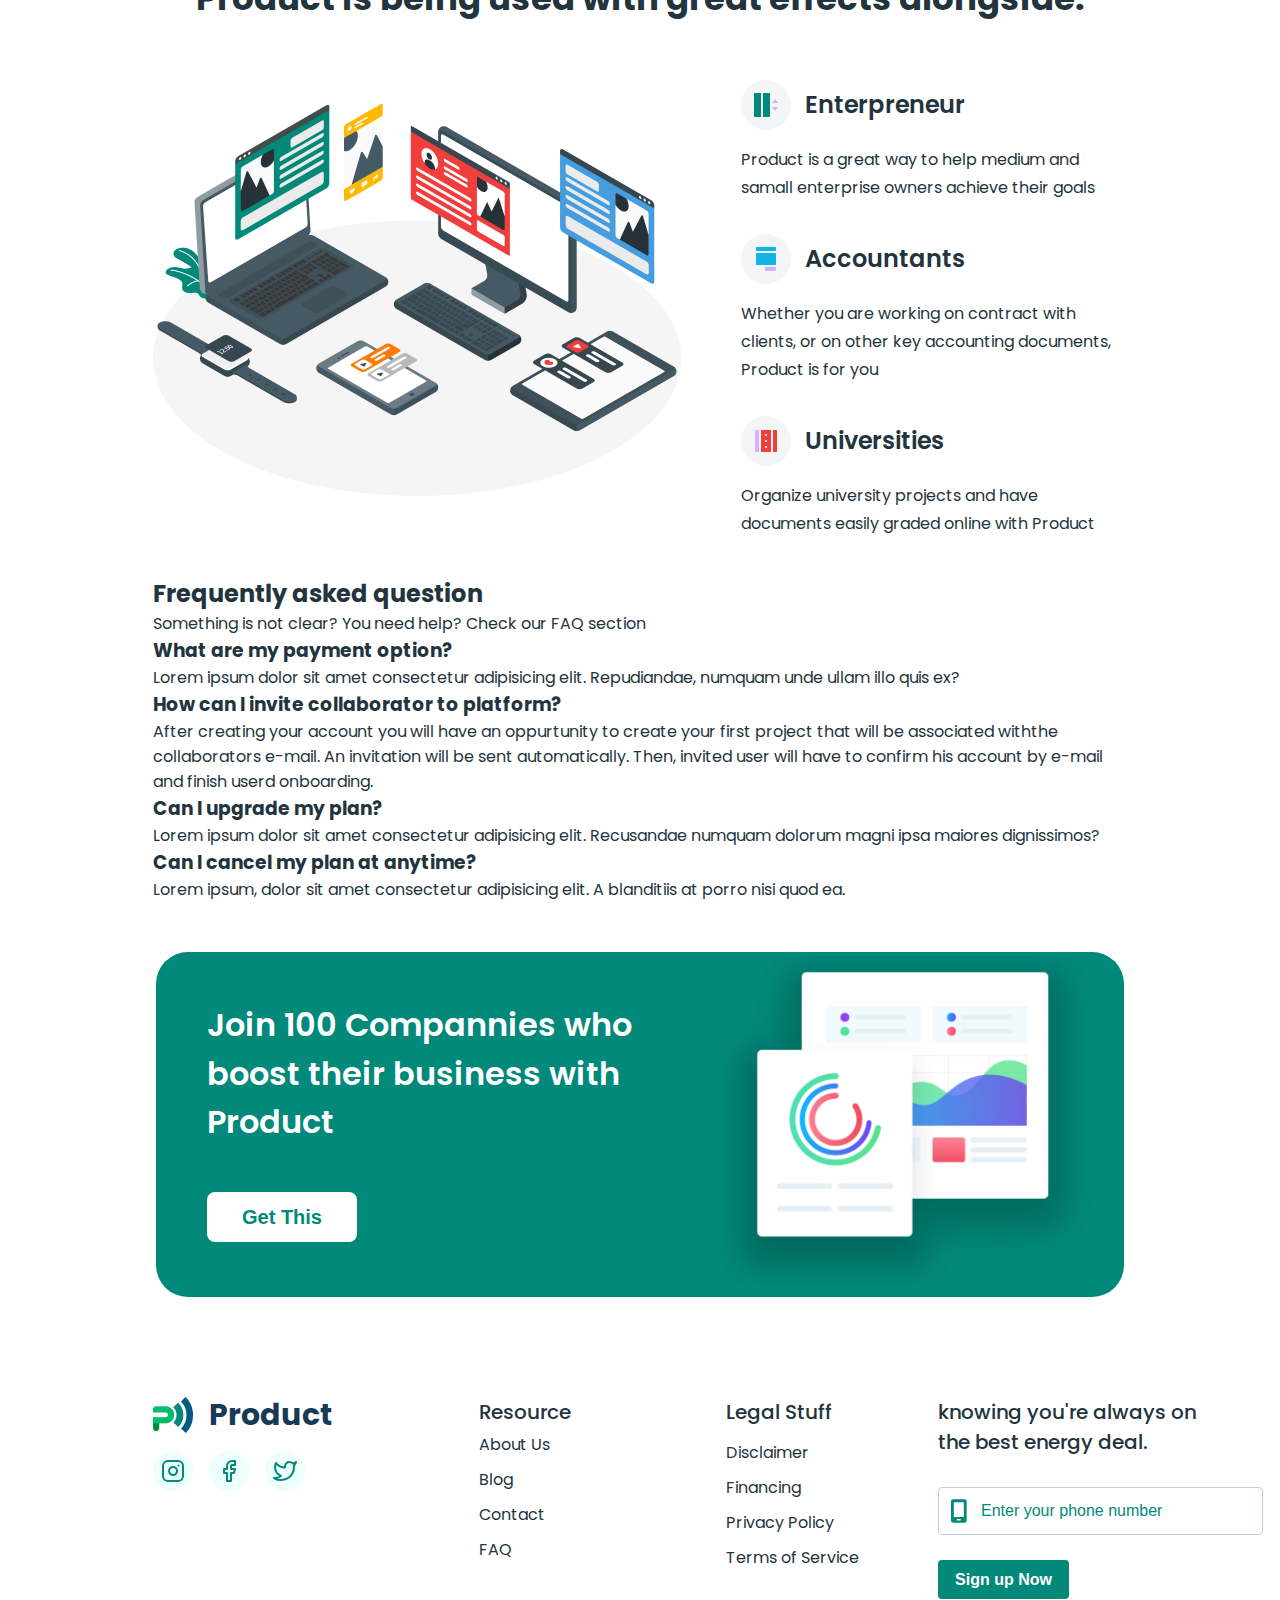
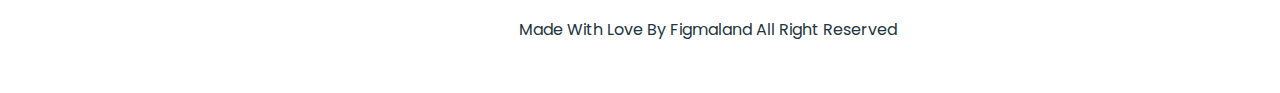
<file: pricing.html>
<!DOCTYPE html>
<html lang="en">
  <head>
    <meta charset="UTF-8" />
    <meta name="viewport" content="width=device-width, initial-scale=1.0" />
    <title>Document</title>
    <link rel="preconnect" href="https://fonts.googleapis.com" />
    <link rel="preconnect" href="https://fonts.gstatic.com" crossorigin />
    <link
      href="https://fonts.googleapis.com/css2?family=Inter:wght@500&family=Montserrat:wght@400;500;600;700&family=Poppins:wght@400;500;600;700&display=swap"
      rel="stylesheet"
    />
    <link
      rel="stylesheet"
      href="https://cdnjs.cloudflare.com/ajax/libs/modern-normalize/3.0.1/modern-normalize.min.css"
      integrity="sha512-q6WgHqiHlKyOqslT/lgBgodhd03Wp4BEqKeW6nNtlOY4quzyG3VoQKFrieaCeSnuVseNKRGpGeDU3qPmabCANg=="
      crossorigin="anonymous"
      referrerpolicy="no-referrer"
    />

    <link rel="stylesheet" href="./styles/pricing.styles.css" />
  </head>
  <body>
    <header class="header">
      <div class="container">
        <a class="header-logo logo" href="./index.html"
          ><img
            class="header-icon"
            src="./images/logo-min.png"
            alt="Logo"
            width="40"
          />Product</a
        >
        <nav class="header-nav">
          <ul class="header-nav-list">
            <li class="header-nav-item">
              <a class="header-nav-link" href="">Product</a>
            </li>
            <li class="header-nav-item">
              <a class="header-nav-link" href="./pricing.html">Pricing</a>
            </li>
            <li class="header-nav-item">
              <a class="header-nav-link" href="./customers.html">Customers</a>
            </li>
            <li class="header-nav-item">
              <a class="header-nav-link" href="">Resources</a>
            </li>
          </ul>
        </nav>
        <ul class="header-sign-list">
          <li class="header-sign-item">
            <button class="header-sign-btn" type="button">Sign In</button>
          </li>
          <li class="header-sign-item">
            <button class="header-sign-btn green" type="button">Sign Up</button>
          </li>
        </ul>
      </div>
    </header>
    <main>
      <section class="price">
        <div class="container">
          <h1 class="price-title">PRICING</h1>
          <h2 class="price-content-name">
            Let’s get some real work done here.
          </h2>
          <p class="price-descr">
            Prodict is your perfect solution for working. Get started now for
            free
          </p>
          <ul class="price-list">
            <li class="price-item">
              <h3 class="price-header">Free</h3>
              <p class="price-text">Brief price description</p>
              <div class="price-wrap">
                <h4 class="price-value">0</h4>
                <div class="price-thumb">
                  <p class="price-symbol">&#36;</p>
                  <p class="price-iteration">Per / month</p>
                </div>
              </div>
              <ul class="price-content-list">
                <li class="price-content-item">
                  <p class="price-content-text">Only 2 Operators</p>
                </li>
                <li class="price-content-item">
                  <p class="price-content-text">Notifications</p>
                </li>
                <li class="price-content-item">
                  <p class="price-content-text">Landing Pages</p>
                </li>
              </ul>
              <button class="price-btn" type="button">Order Now</button>
            </li>
            <li class="price-item">
              <h3 class="price-header">Standard</h3>
              <p class="price-text">Brief price description</p>
              <div class="price-wrap">
                <h4 class="price-value">5</h4>
                <div class="price-thumb">
                  <p class="price-symbol">&#36;</p>
                  <p class="price-iteration">Per / month</p>
                </div>
              </div>
              <ul class="price-content-list">
                <li class="price-content-item">
                  <p class="price-content-text">5+ Operators</p>
                </li>
                <li class="price-content-item">
                  <p class="price-content-text">Notifications</p>
                </li>
                <li class="price-content-item">
                  <p class="price-content-text">Landing Pages</p>
                </li>
              </ul>
              <button class="price-btn" type="button">Order Now</button>
            </li>
            <li class="price-item">
              <h3 class="price-header">Premium</h3>
              <p class="price-text">Brief price description</p>
              <div class="price-wrap">
                <h4 class="price-value">10</h4>
                <div class="price-thumb">
                  <p class="price-symbol">&#36;</p>
                  <p class="price-iteration">Per / month</p>
                </div>
              </div>
              <ul class="price-content-list">
                <li class="price-content-item">
                  <p class="price-content-text">10+ Operators</p>
                </li>
                <li class="price-content-item">
                  <p class="price-content-text">Notifications</p>
                </li>
                <li class="price-content-item">
                  <p class="price-content-text">Landing Pages</p>
                </li>
              </ul>
              <button class="price-btn" type="button">Order Now</button>
            </li>
          </ul>
        </div>
      </section>
      <section class="enterprise">
        <div class="container">
          <h2 class="enterprise-title">ENTERPRISE</h2>
          <p class="enterprise-descr">
            Are you interested in a custom-tailored plan?
          </p>
          <p class="enterprise-text">
            Product is a set of advanced features for really large teams with
            projects.
          </p>
          <button class="enterprise-btn" type="button">
            Get in touch with us
          </button>
        </div>
      </section>
      <section class="use">
        <div class="container">
          <h2 class="use-title">
            Product is being used with great effects alongside:
          </h2>
          <div class="use-wrap">
            <div class="use-thumb">
              <img
                class="use-image"
                src="./images/amico.png"
                alt="amico"
                width="528"
                height="392"
              />
            </div>
            <ul class="use-list">
              <li class="use-item">
                <div class="use-item-wrap">
                  <div class="use-icon-thumb">
                    <svg class="use-icon" width="24" height="24">
                      <use href="./images/symbol-defs.svg#icon-enter"></use>
                    </svg>
                  </div>
                  <h3 class="use-header">Enterpreneur</h3>
                </div>
                <p class="use-text">
                  Product is a great way to help medium and samall enterprise
                  owners achieve their goals
                </p>
              </li>
              <li class="use-item">
                <div class="use-item-wrap">
                  <div class="use-icon-thumb">
                    <svg class="use-icon" width="24" height="24">
                      <use href="./images/symbol-defs.svg#icon-account"></use>
                    </svg>
                  </div>
                  <h3 class="use-header">Accountants</h3>
                </div>
                <p class="use-text">
                  Whether you are working on contract with clients, or on other
                  key accounting documents, Product is for you
                </p>
              </li>
              <li class="use-item">
                <div class="use-item-wrap">
                  <div class="use-icon-thumb">
                    <svg class="use-icon" width="24" height="24">
                      <use href="./images/symbol-defs.svg#icon-univer"></use>
                    </svg>
                  </div>
                  <h3 class="use-header">Universities</h3>
                </div>
                <p class="use-text">
                  Organize university projects and have documents easily graded
                  online with Product
                </p>
              </li>
            </ul>
          </div>
        </div>
      </section>
      <section class="faq">
        <div class="container">
          <h2 class="faq-title">Frequently asked question</h2>
          <p class="faq-descr">
            Something is not clear? You need help? Check our FAQ section
          </p>
          <ul class="faq-list">
            <li class="faq-item">
              <h3 class="faq-header">What are my payment option?</h3>
              <p class="faq-text">
                Lorem ipsum dolor sit amet consectetur adipisicing elit.
                Repudiandae, numquam unde ullam illo quis ex?
              </p>
            </li>
            <li class="faq-item">
              <h3 class="faq-header">
                How can I invite collaborator to platform?
              </h3>
              <p class="faq-text">
                After creating your account you will have an oppurtunity to
                create your first project that will be associated withthe
                collaborators e-mail. An invitation will be sent automatically.
                Then, invited user will have to confirm his account by e-mail
                and finish userd onboarding.
              </p>
            </li>
            <li class="faq-item">
              <h3 class="faq-header">Can I upgrade my plan?</h3>
              <p class="faq-text">
                Lorem ipsum dolor sit amet consectetur adipisicing elit.
                Recusandae numquam dolorum magni ipsa maiores dignissimos?
              </p>
            </li>
            <li class="faq-item">
              <h3 class="faq-header">Can I cancel my plan at anytime?</h3>
              <p class="faq-text">
                Lorem ipsum, dolor sit amet consectetur adipisicing elit. A
                blanditiis at porro nisi quod ea.
              </p>
            </li>
          </ul>
        </div>
      </section>
      <section class="join">
        <div class="container">
          <div class="join-wrap">
            <h2 hidden>join us</h2>
            <p class="join-descr">
              Join 100 Compannies who boost their business with Product
            </p>
            <button class="join-btn" type="button">Get This</button>
          </div>
          <div class="join-image-wrap">
            <img
              class="join-image"
              src="./images/screen.png"
              alt="diagrams"
              height="331"
            />
          </div>
        </div>
      </section>
    </main>
    <footer class="footer">
      <div class="container">
        <div class="footer-soc-wrap">
          <a class="footer-logo logo" href="./index.html"
            ><img
              class="header-icon"
              src="./images/logo-min.png"
              alt="Logo"
              width="40"
            />Product</a
          >
          <ul class="footer-soc-list">
            <li class="footer-soc-item">
              <a
                class="footer-soc-link"
                href="https://www.instagram.com/"
                target="_blank"
              >
                <svg class="" width="24" height="24">
                  <use href="./images/symbol-defs.svg#icon-instagram"></use>
                </svg>
              </a>
            </li>
            <li class="footer-soc-item">
              <a
                class="footer-soc-link"
                href="https://www.facebook.com/"
                target="_blank"
              >
                <svg class="footer-soc-icon" width="24" height="24">
                  <use href="./images/symbol-defs.svg#icon-facebook"></use>
                </svg>
              </a>
            </li>
            <li class="footer-soc-item">
              <a class="footer-soc-link" href="https://x.com/" target="_blank">
                <svg class="" width="24" height="24">
                  <use href="./images/symbol-defs.svg#icon-twitter"></use>
                </svg>
              </a>
            </li>
          </ul>
        </div>
        <div class="footer-resource">
          <p class="footer-resource-header">Resource</p>
          <ul class="footer-resource-list">
            <li class="footer-resource-item">
              <a class="footer-resource-link" href="#">About Us</a>
            </li>
            <li class="footer-resource-item">
              <a class="footer-resource-link" href="#">Blog</a>
            </li>
            <li class="footer-resource-item">
              <a class="footer-resource-link" href="#">Contact</a>
            </li>
            <li class="footer-resource-item">
              <a class="footer-resource-link" href="#">FAQ</a>
            </li>
          </ul>
        </div>
        <div class="footer-stuff">
          <p class="footer-stuff-header">Legal Stuff</p>
          <ul class="footer-stuff-list">
            <li class="footer-stuff-item">
              <a class="footer-stuff-link" href="#">Disclaimer</a>
            </li>
            <li class="footer-stuff-item">
              <a class="footer-stuff-link" href="#">Financing</a>
            </li>
            <li class="footer-stuff-item">
              <a class="footer-stuff-link" href="#">Privacy Policy</a>
            </li>
            <li class="footer-stuff-item">
              <a class="footer-stuff-link" href="#">Terms of Service</a>
            </li>
          </ul>
        </div>
        <div class="footer-form-wrap">
          <p class="footer-form-header">
            knowing you're always on the best energy deal.
          </p>
          <form class="footer-form">
            <label class="footer-label"
              ><input
                type="email"
                name="subscribe"
                class="footer-form-input"
                placeholder="Enter your phone number"
              />
              <svg class="footer-form-icon" width="18" height="28">
                <use href="./images/symbol-defs.svg#icon-mobile-screen"></use>
              </svg>
            </label>
            <button class="footer-form-btn" type="submit">Sign up Now</button>
          </form>
        </div>
        <p class="footer-rights">
          Made With Love By Figmaland All Right Reserved
        </p>
      </div>
    </footer>
  </body>
</html>
</file>
<file: styles/index.styles.css>
* {
  box-sizing: border-box;
}
h1,
h2,
h3,
h4,
h5,
h6,
p {
  margin: 0;
  padding: 0;
}
a {
  text-decoration: none;
}
button {
  display: block;
  color: inherit;
  border: none;
  cursor: pointer;
}
img {
  display: block;
  height: auto;
}

ul,
ol {
  margin: 0;
  padding: 0;
  list-style: none;
}
body {
  font-family: "Poppins", sans-serif;
  font-weight: 400;
  font-size: 16px;
  color: #22343d;
}
.container {
  max-width: 1400px;
  padding: 0 145px;
  margin: 0 auto;
}
.header .container {
  display: flex;
  align-items: center;
}
.header-logo {
  padding-bottom: 22px;
  padding-top: 22px;
}
.logo {
  display: flex;
  align-items: center;

  font-weight: 700;
  font-size: 30px;
  line-height: 0.93333;
  color: #173a56;
}
.header-icon {
  margin-right: 16px;
}
.header-nav {
  margin-right: 73px;
  margin-left: auto;
}
.header-nav-list {
  display: flex;
  align-items: center;
  gap: 30px;
}
.header-nav-item {
}
.header-nav-link {
  font-size: 16px;
  line-height: 1.75;
  color: #22343d;
  padding-top: 26px;
  padding-bottom: 26px;
}
.header-sign-list {
  display: flex;
  align-items: center;
  gap: 21px;
}
.header-sign-item {
}
.header-sign-btn {
  font-weight: 600;
  font-size: 16px;
  text-align: center;
  color: #173a56;
  border: 1px solid #bcd0e5;
  border-radius: 4px;
  width: 105px;
  height: 42px;
  background-color: #fff;
}
.green {
  font-weight: 600;
  font-size: 16px;
  color: #fff;
  border: none;
  width: 113px;
  height: 42px;
  background-color: #02897a;
}
.hero {
  padding: 25px 0 50px;
}
.hero > .container {
  display: flex;
  align-items: center;
}
.hero-wrap {
  min-width: 465px;
  margin-right: 35px;
}
.hero-title {
  font-weight: 700;
  font-size: 40px;
  line-height: 1.5;
  margin-bottom: 18px;
}
.hero-text {
  font-size: 18px;
  line-height: 1.55;
  margin-bottom: 45px;
}
.hero-list-btn {
  display: flex;
  align-items: baseline;
  gap: 30px;
}
.hero-item-btn {
}
.hero-btn {
  display: block;
  min-width: 178px;
  height: 53px;
  border-radius: 4px;
  font-weight: 700;
  font-size: 16px;
  color: #fff;
  background-color: #02897a;
}
.hero-video-btn {
  display: flex;
  align-items: center;
  padding: 0;
  min-width: 164px;
  font-weight: 600;
  font-size: 16px;
  text-decoration: underline;
  background-color: inherit;
  color: #02897a;
  fill: #02897a;
}
.hero-video-icon {
  margin-right: 8px;
}
.hero-image {
}
.benefits {
  padding: 50px 0;
}
.benefits-title {
  width: 539px;
  padding: 12px;
  font-weight: 700;
  font-size: 32px;
  margin-left: auto;
  margin-right: auto;
  text-align: center;
  margin-bottom: 50px;
}
.benefits-list {
  display: flex;
  gap: 30px;
  margin-bottom: 50px;
}
.benefits-item {
  width: 255px;
}
.benefits-thumb {
  width: 54px;
  height: 54px;
  border-radius: 19px;
  margin-bottom: 26px;

  display: flex;
  justify-content: center;
  align-items: center;
}
.pointer {
  background-color: #02897a;
}
.wave {
  background-color: #4d8dff;
}
.heart {
  background-color: #740a76;
}
.clock {
  background-color: #f03e3d;
}
.benefits-icon {
  fill: #fff;
}
.benefits-name {
  font-weight: 600;
  font-size: 22px;
  margin-bottom: 13px;
}
.benefits-text {
  font-size: 16px;
  line-height: 1.625;
}
.benefits-btn {
  border-radius: 4px;
  width: 175px;
  height: 53px;
  font-weight: 700;
  font-size: 16px;
  color: #fff;
  display: block;
  margin-left: auto;
  margin-right: auto;
  background-color: #02897a;
}
.management {
  padding: 50px 0;
}
.management .container {
  display: flex;
  align-items: center;
  gap: 84px;
}
.management-wrap {
  width: 486px;
}
.management-title {
  font-weight: 700;
  font-size: 32px;
  margin-bottom: 25px;
}
.management-title > span {
  display: block;
  font-weight: 600;
  font-size: 16px;
  margin-bottom: 8px;
}
.management-descr {
  font-size: 16px;
  line-height: 1.625;
  margin-bottom: 30px;
}
.management-list {
}
.management-item {
}
.management-name {
  font-weight: 600;
  font-size: 16px;
  line-height: 1.625;
  margin-bottom: 12px;
}
.management-text {
  font-size: 16px;
  line-height: 1.625;
}
.management-item:not(:last-child) {
  margin-bottom: 25px;
}
.management-image {
}
.support {
  padding: 50px 0;
}
.support .container {
  display: flex;
  align-items: center;
  gap: 84px;
}
.support-wrap {
  width: 451px;
}
.support-title {
  font-weight: 700;
  font-size: 32px;
  margin-bottom: 25px;
}
.support-title > span {
  display: block;
  font-weight: 600;
  font-size: 16px;
  margin-bottom: 8px;
}
.support-descr {
  font-size: 16px;
  line-height: 1.625;
  margin-bottom: 30px;
}
.support-list {
}
.support-item {
  display: flex;
}
.support-item:not(:last-child) {
  margin-bottom: 25px;
}
.support-item-thumb {
  display: flex;
  align-items: center;
  justify-content: center;
  width: 35px;
  height: 35px;
  margin-right: 30px;
  flex-shrink: 0;
  fill: #fff;
  border: 2.92px solid #fff;
  border-radius: 14px;
}
.orange {
  background-color: #f90;
}
.red {
  background-color: #f03e3d;
}
.blue {
  background-color: #4d8dff;
}
.support-text {
  font-size: 16px;
  line-height: 1.625;
}
.support-image {
}
.optimisation {
  padding: 50px 0;
}
.optimisation .container {
  display: flex;
  align-items: center;
  gap: 84px;
}
.optimisation-wrap {
  width: 486px;
}
.optimisation-title {
  font-weight: 700;
  font-size: 32px;
  margin-bottom: 25px;
}
.optimisation-title > span {
  display: block;
  font-weight: 600;
  font-size: 16px;
  margin-bottom: 8px;
}
.optimisation-descr {
  font-size: 16px;
  line-height: 1.625;
  margin-bottom: 30px;
}
.optimisation-list {
}
.optimisation-item {
}
.optimisation-item:not(:last-child) {
  margin-bottom: 25px;
}
.optimisation-name {
  font-weight: 600;
  font-size: 16px;
  line-height: 1.625;
  margin-bottom: 12px;
}
.optimisation-text {
  font-size: 16px;
  line-height: 1.625;
}
.optimisation-image {
}
.process {
  padding: 100px 0 50px;
}

.process-title {
  font-weight: 700;
  font-size: 32px;
  text-align: center;
  margin-bottom: 25px;
}
.process-descr {
  font-weight: 500;
  font-size: 16px;
  line-height: 1.625;
  text-align: center;
  width: 542px;
  margin-left: auto;
  margin-right: auto;
  margin-bottom: 40px;
}
.process-list {
  margin-left: auto;
  margin-right: auto;
  display: flex;
  flex-wrap: wrap;
  justify-content: center;
  column-gap: 100px;
  row-gap: 25px;
  margin-bottom: 50px;
}
.process-item {
  display: flex;
  gap: 10px;
  flex-basis: calc((100%-10px) / 2);
  align-items: center;
}
.process-item:nth-child(2),
.process-item:nth-child(3) {
  flex-direction: row-reverse;
}

.process-image {
}
.process-text {
  padding-top: 14px;
  width: 281px;
  height: 50px;
  font-weight: 500;
  font-size: 16px;
  text-align: center;
  color: #2f281e;
  border-radius: 25px;
  box-shadow: 2px 2px 10px 0 rgba(23, 58, 86, 0.15);
}
.process-btn {
  display: block;
  margin-left: auto;
  margin-right: auto;
  font-weight: 700;
  font-size: 16px;
  color: #fff;
  border-radius: 4px;
  width: 216px;
  height: 53px;
  background-color: #02897a;
}
.strategy {
  padding: 50px 0;
}
.strategy-title {
  font-weight: 700;
  font-size: 34px;
  margin-bottom: 10px;
}
.strategy-descr {
  font-weight: 500;
  font-size: 16px;
  line-height: 1.625;
  margin-bottom: 40px;
  width: 465px;
}
.strategy-list {
  display: flex;
  gap: 30px;
}
.strategy-item {
  border: 1px solid #dedede;
  border-radius: 8px;
  width: 350px;
  height: 359px;
  padding-bottom: 40px;
}
.strategy-image {
  margin-bottom: 24px;
}
.strategy-text {
  font-weight: 400;
  font-size: 16px;
  line-height: 1.75;
  margin-bottom: 12px;
  padding-left: 24px;
}
.strategy-text > span {
  font-weight: 700;
}
.strategy-thesis {
  font-weight: 700;
  font-size: 24px;
  line-height: 1.67;
  padding-left: 27px;
}
.strategy-item:nth-child(2) > h4 {
  color: #02897a;
}
.price {
  padding: 121px 0 50px;
}
.price-title {
  font-weight: 700;
  font-size: 34px;
  line-height: 1.5;
  margin-bottom: 10px;
  text-align: center;
}
.price-descr {
  font-weight: 500;
  font-size: 16px;
  line-height: 1.5;
  text-align: center;
  margin-bottom: 40px;
}
.price-list {
  display: flex;
  gap: 72px;
}
.price-item {
  border-radius: 8px;
  min-width: 322px;
  min-height: 456px;
  box-shadow: 0 2px 8px 0 rgba(0, 0, 0, 0.25);
  text-align: center;
  padding-top: 32px;
  padding-bottom: 32px;
}
.price-header {
  font-weight: 700;
  font-size: 24px;
  line-height: 1.67;
  margin-bottom: 8px;
}
.price-text {
  font-family: "Montserrat", sans-serif;
  font-size: 16px;
  line-height: 2.5;
  margin-bottom: 16px;
}
.price-wrap {
  display: flex;
  align-items: center;
  justify-content: center;
  margin-bottom: 16px;
}
.price-value {
  font-family: "Montserrat", sans-serif;
  font-weight: 700;
  font-size: 76px;
  line-height: 1.32;
  letter-spacing: 0em;
  text-align: center;
  color: #02897a;
  margin-right: 7px;
}
.price-thumb {
}
.price-symbol {
  font-family: "Inter", sans-serif;
  font-weight: 700;
  font-size: 24px;
  line-height: 1.25;
  letter-spacing: 0em;
  color: #02897a;
  text-align: left;
  margin-bottom: 4px;
}
.price-iteration {
  font-family: "Montserrat", sans-serif;
  font-size: 16px;
  line-height: 1.19;
  letter-spacing: 0.01em;
  color: #afafaf;
}
.price-content-list {
  margin-bottom: 30px;
}
.price-content-item:not(:last-child) {
  margin-bottom: 16px;
}
.price-content-text {
  font-family: "Montserrat", sans-serif;
  font-weight: 500;
  font-size: 16px;
  line-height: 1.375;
  letter-spacing: 0.01em;
}
.price-btn {
  font-family: "Montserrat", sans-serif;
  border-radius: 8px;
  width: 139px;
  height: 44px;
  background-color: #02897a;
  font-weight: 600;
  font-size: 18px;
  color: #fff;
  display: block;
  margin-left: auto;
  margin-right: auto;
}
.price-item:nth-child(2) {
  color: #fff;
  background-color: #02897a;
}
.price-item:nth-child(2) .price-value {
  color: #fff;
}
.price-item:nth-child(2) .price-symbol {
  color: #fff;
}
.price-item:nth-child(2) .price-iteration {
  color: #e0e0e0;
}
.price-item:nth-child(2) .price-btn {
  background-color: #fff;
  color: #02897a;
}
.feedback {
  padding: 50px 0;
}
.feedback-title {
  font-weight: 700;
  font-size: 32px;
  line-height: 1.78;
  letter-spacing: 0.01em;
  text-align: center;
  margin-bottom: 10px;
}
.feedback-descr {
  min-width: 537px;
  margin-left: auto;
  margin-right: auto;
  font-weight: 500;
  font-size: 16px;
  line-height: 1.75;
  letter-spacing: 0.01em;
  text-align: center;
  margin-bottom: 40px;
}
.feedback-list {
  display: flex;
  gap: 64px;
}
.feedback-item {
  padding: 28px 26px;
  min-width: 327px;
  border: 1px solid #dedede;
  border-radius: 5px;
}
.feedback-icon {
  margin-bottom: 16px;
}
.feedback-text {
  font-size: 16px;
  line-height: 1.75;
  letter-spacing: 0.01em;
  color: #737373;
  margin-bottom: 16px;
}
.feedback-wrap {
  display: flex;
  gap: 14px;
  flex-shrink: 0;
}
.feedback-image {
}
.feedback-name {
  font-weight: 600;
  font-size: 16px;
  line-height: 1.5;
  letter-spacing: 0.01em;
  color: #02897a;
}
.feedback-content {
  font-weight: 500;
  font-size: 14px;
  line-height: 1.71;
  letter-spacing: 0.01em;
  color: #252b42;
}
.join {
  padding: 50px 0;
}
.join .container {
  padding: 4px 46px 10px 51px;
  border-radius: 32px;
  width: 968px;
  height: 345px;
  background-color: #02897a;
  display: flex;
  gap: 10px;
}
.join-descr {
  padding-top: 45px;
  margin-bottom: 46px;
  font-weight: 600;
  font-size: 32px;
  line-height: 1.51;
  color: #fff;
}
.join-btn {
  border-radius: 8px;
  width: 150px;
  height: 50px;
  background-color: #fff;
  font-weight: 600;
  font-size: 20px;
  line-height: 1.5;
  color: #02897a;
}
.join-image-wrap {
  display: flex;
  justify-content: center;
  align-items: center;
  overflow: visible;
  padding: 0;
  border-radius: 5px;
  width: 351px;
  height: 331px;
}
.join-image {
  height: 331px;
}
.footer {
  padding: 50px 0 40px;
}
.footer .container {
  display: flex;
  align-items: flex-start;
  flex-wrap: wrap;
  min-width: 1400px;
  justify-content: center;
  row-gap: 16px;
}
.footer-soc-wrap {
  margin-right: 146px;
}
.footer-logo {
  margin-bottom: 18px;
}
.footer-image {
}
.footer-soc-list {
  display: flex;
  gap: 16px;
}
.footer-soc-item {
}
.footer-soc-link {
  width: 40px;
  height: 40px;
  display: flex;
  align-items: center;
  justify-content: center;
  border-radius: 100%;
  background-color: #edfffc;

  fill: none;
  stroke: #02897a;
}
.footer-resource {
  min-width: 118px;
  margin-right: 129px;
  margin-bottom: 8px;
}
.footer-resource-header {
  font-weight: 500;
  font-size: 20px;
  line-height: 1.5;
}
.footer-resource-list {
}
.footer-resource-item {
}
.footer-resource-link {
  font-size: 16px;
  line-height: 2.19;
  color: #22343d;
}
.footer-stuff {
}
.footer-stuff-header {
  margin-bottom: 8px;
  font-weight: 500;
  font-size: 20px;
  line-height: 1.5;
}
.footer-stuff-list {
}
.footer-stuff-item {
}
.footer-stuff-link {
  font-size: 16px;
  line-height: 2.19;
  color: #22343d;
}
.footer-form-wrap {
  width: 325px;
  margin-left: auto;
}
.footer-form-header {
  width: 280px;
  font-weight: 500;
  font-size: 20px;
  line-height: 1.5;
  margin-bottom: 30px;
}

.footer-label {
  position: relative;
}
.footer-form-input {
  margin-bottom: 25px;
  display: block;
  padding-left: 42px;
  outline: none;
  border: 1px solid #bcd0e5;
  border-radius: 4px;
  width: 325px;
  height: 48px;
}
.footer-form-input::placeholder {
  font-size: 16px;
  line-height: 1.75;
  color: #02897a;
}
.footer-form-icon {
  position: absolute;
  top: 50%;
  left: 12px;
  fill: #02897a;
  transform: translateY(-50%);
}
.footer-form-btn {
  border-radius: 4px;
  width: 131px;
  height: 39px;
  background-color: #02897a;
  font-weight: 700;
  font-size: 16px;
  text-align: center;
  color: #fff;
}
.footer-rights {
  flex-grow: 2;
  text-align: center;
  font-size: 16px;
  line-height: 1.875;
}
</file>
<file: styles/customers.styles.css>
* {
  box-sizing: border-box;
}
h1,
h2,
h3,
h4,
h5,
h6,
p {
  margin: 0;
  padding: 0;
}
a {
  text-decoration: none;
}
button {
  display: block;
  color: inherit;
  border: none;
  cursor: pointer;
}
img {
  display: block;
  height: auto;
}

ul,
ol {
  margin: 0;
  padding: 0;
  list-style: none;
}
body {
  font-family: "Poppins", sans-serif;
  font-weight: 400;
  font-size: 16px;
  color: #22343d;
}
.container {
  max-width: 1400px;
  padding: 0 145px;
  margin: 0 auto;
}
.header .container {
  display: flex;
  align-items: center;
}
.header-logo {
  padding-bottom: 22px;
  padding-top: 22px;
}
.logo {
  display: flex;
  align-items: center;

  font-weight: 700;
  font-size: 30px;
  line-height: 0.93333;
  color: #173a56;
}
.header-icon {
  margin-right: 16px;
}
.header-nav {
  margin-right: 73px;
  margin-left: auto;
}
.header-nav-list {
  display: flex;
  align-items: center;
  gap: 30px;
}
.header-nav-item {
}
.header-nav-link {
  font-size: 16px;
  line-height: 1.75;
  color: #22343d;
  padding-top: 26px;
  padding-bottom: 26px;
}
.header-sign-list {
  display: flex;
  align-items: center;
  gap: 21px;
}
.header-sign-item {
}
.header-sign-btn {
  font-weight: 600;
  font-size: 16px;
  text-align: center;
  color: #173a56;
  border: 1px solid #bcd0e5;
  border-radius: 4px;
  width: 105px;
  height: 42px;
  background-color: #fff;
}
.green {
  font-weight: 600;
  font-size: 16px;
  color: #fff;
  border: none;
  width: 113px;
  height: 42px;
  background-color: #02897a;
}
.clients {
  padding-top: 100px;
  padding-bottom: 117px;
}
.clients-title {
  font-weight: 700;
  font-size: 40px;
  line-height: 1.5;
  text-align: center;
  margin-bottom: 50px;
}
.clients-list {
  display: flex;
  gap: 64px;
  justify-content: center;
  align-items: center;
}
.clients-item {
}
.clients-link {
}

.choice {
  padding-top: 24px;
  padding-bottom: 68px;
  background-color: #f5f5f5;
}
.choice-title {
  font-weight: 700;
  font-size: 34px;
  line-height: calc(51 / 34);
  text-align: center;
  margin-bottom: 50px;
}
.choice-list {
  display: flex;
  gap: 30px;
}
.choice-item {
  border: 1px solid #dedede;
  border-radius: 10px;
  padding: 40px 50px;
  width: 350px;
}
.choice-thumb {
  margin-bottom: 32px;
  margin-left: auto;
  margin-right: auto;
  display: flex;
  align-items: center;
  justify-content: center;
  width: 50px;
  height: 50px;
  border-radius: 19px;
  box-shadow: 0 4px 4px 0 rgba(0, 0, 0, 0.25);
}
.red {
  background-color: #f03e3d;
}
.blue {
  background-color: #4d8dff;
}
.choice-icon {
  fill: #fff;
}
.choice-header {
  font-weight: 700;
  font-size: 24px;
  line-height: 1.38;
  letter-spacing: 0em;
  text-align: center;
  margin-bottom: 16px;
}
.choice-text {
  font-size: 16px;
  line-height: 1.69;
  letter-spacing: 0.01em;
  text-align: center;
}
.work {
  padding-top: 101px;
  padding-bottom: 115px;
}
.work-title {
  font-weight: 700;
  font-size: 34px;
  line-height: calc(51 / 34);
  text-align: center;
  margin-bottom: 73px;
}
.work-list {
  display: flex;
  flex-wrap: wrap;
  gap: 100px;
  margin-bottom: 77px;
  justify-content: center;
}
.work-item {
  width: 100%;
  display: flex;
  gap: 89px;
  align-items: center;
}
.work-item:nth-child(2) {
  flex-direction: row-reverse;
}
.work-image {
}
.work-text-wrap {
  width: 438px;
}
.work-descr {
  font-weight: 500;
  font-size: 20px;
  line-height: 1.5;
  margin-bottom: 16px;
}
.work-name {
  font-weight: 600;
  font-size: 24px;
  line-height: 1.5;
  margin-bottom: 16px;
}
.work-text {
  font-size: 16px;
  line-height: 1.75;
}
.work-btn {
  border-radius: 8px;
  width: 224px;
  height: 44px;
  font-family: "Montserrat", sans-serif;
  font-weight: 600;
  font-size: 18px;
  line-height: calc(22 / 18);
  color: #fff;
  background-color: #02897a;
  margin-left: auto;
  margin-right: auto;
}
.receive {
  background: linear-gradient(180deg, #f5f5f5 0%, rgba(245, 245, 245, 0) 100%);
  padding-top: 35px;
  padding-bottom: 45px;
}
.receive-title {
  width: 537px;
  margin-left: auto;
  margin-right: auto;
  margin-bottom: 93px;
  font-weight: 700;
  font-size: 32px;
  line-height: 1.5;
  text-align: center;
}
.receive-list {
  display: flex;
  gap: 227px;
  justify-content: center;
}
.receive-item {
}
.receive-thumb {
  border-radius: 100px;

  width: 150px;
  height: 150px;
  display: flex;
  align-items: center;
  justify-content: center;
  margin-bottom: 27px;
  margin-left: auto;
  margin-right: auto;
}

.pink {
  background-color: #ffefef;
}
.light-blue {
  background-color: #f2f6ff;
}
.receive-header {
  font-weight: 500;
  font-size: 24px;
  line-height: 1.167;
  color: #000;
  text-align: center;
  margin-bottom: 16px;
}
.receive-benefits-list {
  margin-bottom: 12px;
}
.receive-benefits-item {
}
.receive-benefits-text {
  font-size: 18px;
  line-height: 1.78;
  text-align: center;
}
.receive-text {
  font-weight: 500;
  font-size: 16px;
  line-height: 1.75;
  color: #000;
  text-align: center;
}
.join {
  padding: 50px 0;
  background-color: rgba(245, 245, 245, 0) 100%;
}
.join .container {
  padding: 4px 46px 10px 51px;
  border-radius: 32px;
  width: 968px;
  height: 345px;
  background-color: #02897a;
  display: flex;
  gap: 10px;
}
.join-descr {
  padding-top: 45px;
  margin-bottom: 46px;
  font-weight: 600;
  font-size: 32px;
  line-height: 1.51;
  color: #fff;
}
.join-btn {
  border-radius: 8px;
  width: 150px;
  height: 50px;
  background-color: #fff;
  font-weight: 600;
  font-size: 20px;
  line-height: 1.5;
  color: #02897a;
}
.join-image-wrap {
  display: flex;
  justify-content: center;
  align-items: center;
  overflow: visible;
  padding: 0;
  border-radius: 5px;
  width: 351px;
  height: 331px;
}
.join-image {
  height: 331px;
}
.footer {
  padding: 50px 0 40px;
  background-color: rgba(245, 245, 245, 0) 100%;
}
.footer .container {
  display: flex;
  align-items: flex-start;
  flex-wrap: wrap;
  min-width: 1400px;
  justify-content: center;
  row-gap: 16px;
}
.footer-soc-wrap {
  margin-right: 146px;
}
.footer-logo {
  margin-bottom: 18px;
}
.footer-image {
}
.footer-soc-list {
  display: flex;
  gap: 16px;
}
.footer-soc-item {
}
.footer-soc-link {
  width: 40px;
  height: 40px;
  display: flex;
  align-items: center;
  justify-content: center;
  border-radius: 100%;
  background-color: #edfffc;

  fill: none;
  stroke: #02897a;
}
.footer-resource {
  min-width: 118px;
  margin-right: 129px;
  margin-bottom: 8px;
}
.footer-resource-header {
  font-weight: 500;
  font-size: 20px;
  line-height: 1.5;
}
.footer-resource-list {
}
.footer-resource-item {
}
.footer-resource-link {
  font-size: 16px;
  line-height: 2.19;
  color: #22343d;
}
.footer-stuff {
}
.footer-stuff-header {
  margin-bottom: 8px;
  font-weight: 500;
  font-size: 20px;
  line-height: 1.5;
}
.footer-stuff-list {
}
.footer-stuff-item {
}
.footer-stuff-link {
  font-size: 16px;
  line-height: 2.19;
  color: #22343d;
}
.footer-form-wrap {
  width: 325px;
  margin-left: auto;
}
.footer-form-header {
  width: 280px;
  font-weight: 500;
  font-size: 20px;
  line-height: 1.5;
  margin-bottom: 30px;
}

.footer-label {
  position: relative;
}
.footer-form-input {
  margin-bottom: 25px;
  display: block;
  padding-left: 42px;
  outline: none;
  border: 1px solid #bcd0e5;
  border-radius: 4px;
  width: 325px;
  height: 48px;
  background-color: inherit;
}
.footer-form-input::placeholder {
  font-size: 16px;
  line-height: 1.75;
  color: #02897a;
}
.footer-form-icon {
  position: absolute;
  top: 50%;
  left: 12px;
  fill: #02897a;
  transform: translateY(-50%);
}
.footer-form-btn {
  border-radius: 4px;
  width: 131px;
  height: 39px;
  background-color: #02897a;
  font-weight: 700;
  font-size: 16px;
  text-align: center;
  color: #fff;
}
.footer-rights {
  flex-grow: 2;
  text-align: center;
  font-size: 16px;
  line-height: 1.875;
}
</file>
<file: styles/pricing.styles.css>
* {
  box-sizing: border-box;
}
h1,
h2,
h3,
h4,
h5,
h6,
p {
  margin: 0;
  padding: 0;
}
a {
  text-decoration: none;
}
button {
  display: block;
  color: inherit;
  border: none;
  cursor: pointer;
}
img {
  display: block;
  height: auto;
}

ul,
ol {
  margin: 0;
  padding: 0;
  list-style: none;
}
body {
  font-family: "Poppins", sans-serif;
  font-weight: 400;
  font-size: 16px;
  color: #22343d;
}
.container {
  max-width: 1400px;
  padding: 0 145px;
  margin: 0 auto;
}
.header .container {
  display: flex;
  align-items: center;
}
.header-logo {
  padding-bottom: 22px;
  padding-top: 22px;
}
.logo {
  display: flex;
  align-items: center;

  font-weight: 700;
  font-size: 30px;
  line-height: 0.93333;
  color: #173a56;
}
.header-icon {
  margin-right: 16px;
}
.header-nav {
  margin-right: 73px;
  margin-left: auto;
}
.header-nav-list {
  display: flex;
  align-items: center;
  gap: 30px;
}
.header-nav-item {
}
.header-nav-link {
  font-size: 16px;
  line-height: 1.75;
  color: #22343d;
  padding-top: 26px;
  padding-bottom: 26px;
}
.header-sign-list {
  display: flex;
  align-items: center;
  gap: 21px;
}
.header-sign-item {
}
.header-sign-btn {
  font-weight: 600;
  font-size: 16px;
  text-align: center;
  color: #173a56;
  border: 1px solid #bcd0e5;
  border-radius: 4px;
  width: 105px;
  height: 42px;
  background-color: #fff;
}
.green {
  font-weight: 600;
  font-size: 16px;
  color: #fff;
  border: none;
  width: 113px;
  height: 42px;
  background-color: #02897a;
}
.price {
  padding: 50px 0 150px;
}
.price-title {
  font-weight: 600;
  font-size: 24px;
  line-height: 1.5;
  margin-bottom: 32px;
  text-align: center;
}
.price-content-name {
  font-weight: 700;
  font-size: 40px;
  line-height: 1.5;
  text-align: center;
  margin-bottom: 16px;
}
.price-descr {
  font-weight: 500;
  font-size: 16px;
  line-height: 1.5;
  text-align: center;
  margin-bottom: 49px;
}
.price-list {
}
.price-list {
  display: flex;
  gap: 72px;
}
.price-item {
  border-radius: 8px;
  min-width: 322px;
  min-height: 456px;
  box-shadow: 0 2px 8px 0 rgba(0, 0, 0, 0.25);
  text-align: center;
  padding-top: 32px;
  padding-bottom: 32px;
}
.price-header {
  font-weight: 700;
  font-size: 24px;
  line-height: 1.67;
  margin-bottom: 8px;
}
.price-text {
  font-family: "Montserrat", sans-serif;
  font-size: 16px;
  line-height: 2.5;
  margin-bottom: 16px;
}
.price-wrap {
  display: flex;
  align-items: center;
  justify-content: center;
  margin-bottom: 16px;
}
.price-value {
  font-family: "Montserrat", sans-serif;
  font-weight: 700;
  font-size: 76px;
  line-height: 1.32;
  letter-spacing: 0em;
  text-align: center;
  color: #02897a;
  margin-right: 7px;
}
.price-thumb {
}
.price-symbol {
  font-family: "Inter", sans-serif;
  font-weight: 700;
  font-size: 24px;
  line-height: 1.25;
  letter-spacing: 0em;
  color: #02897a;
  text-align: left;
  margin-bottom: 4px;
}
.price-iteration {
  font-family: "Montserrat", sans-serif;
  font-size: 16px;
  line-height: 1.19;
  letter-spacing: 0.01em;
  color: #afafaf;
}
.price-content-list {
  margin-bottom: 30px;
}
.price-content-item:not(:last-child) {
  margin-bottom: 16px;
}
.price-content-text {
  font-family: "Montserrat", sans-serif;
  font-weight: 500;
  font-size: 16px;
  line-height: 1.375;
  letter-spacing: 0.01em;
}
.price-btn {
  font-family: "Montserrat", sans-serif;
  border-radius: 8px;
  width: 139px;
  height: 44px;
  background-color: #02897a;
  font-weight: 600;
  font-size: 18px;
  color: #fff;
  display: block;
  margin-left: auto;
  margin-right: auto;
}
.price-item:nth-child(2) {
  color: #fff;
  background-color: #02897a;
}
.price-item:nth-child(2) .price-value {
  color: #fff;
}
.price-item:nth-child(2) .price-symbol {
  color: #fff;
}
.price-item:nth-child(2) .price-iteration {
  color: #e0e0e0;
}
.price-item:nth-child(2) .price-btn {
  background-color: #fff;
  color: #02897a;
}
.enterprise {
  padding-top: 53px;
  padding-bottom: 51px;
  background: linear-gradient(180deg, #f6f6f6 0%, rgba(246, 246, 246, 0) 100%);
}

.enterprise-title {
  font-weight: 600;
  font-size: 24px;
  line-height: 1.5;
  text-align: center;
  margin-bottom: 16px;
}
.enterprise-descr {
  font-weight: 700;
  font-size: 34px;
  line-height: 1.5;
  text-align: center;
  margin-bottom: 8px;
}
.enterprise-text {
  font-size: 18px;
  line-height: 1.5;
  margin-bottom: 32px;
  text-align: center;
}
.enterprise-btn {
  display: block;
  margin-left: auto;
  margin-right: auto;
  font-family: "Montserrat", sans-serif;
  font-weight: 600;
  font-size: 18px;
  line-height: calc(22 / 18);
  color: #fff;
  border-radius: 8px;
  width: 224px;
  height: 44px;
  background-color: #02897a;
}
.use {
  padding-top: 294px;
  padding-bottom: 6px;
  background-color: rgba(246, 246, 246, 0) 100%;
}
.use-title {
  font-weight: 700;
  font-size: 34px;
  line-height: 1.5;
  text-align: center;
  margin-bottom: 56px;
}
.use-wrap {
  display: flex;
  gap: 60px;
}
.use-thumb {
  padding-top: 24px;
  flex-shrink: 0;
}
.use-list {
}
.use-item {
}
.use-item-wrap {
  display: flex;
  align-items: center;
  gap: 14px;
  margin-bottom: 16px;
}
.use-icon-thumb {
  width: 50px;
  height: 50px;
  display: flex;
  align-items: center;
  justify-content: center;
  border-radius: 50%;
  background-color: #f4f5f7;
}
.use-header {
  display: flex;
  gap: 14px;
  align-items: center;
  font-weight: 600;
  font-size: 24px;
  line-height: 1.5;
}

.use-text {
  font-size: 16px;
  line-height: 1.75;
  margin-bottom: 32px;
}
.faq {
}
.faq-title {
}
.faq-descr {
}
.faq-list {
}
.faq-item {
}
.faq-header {
}
.faq-text {
}
.join {
  padding: 50px 0;
}
.join .container {
  padding: 4px 46px 10px 51px;
  border-radius: 32px;
  width: 968px;
  height: 345px;
  background-color: #02897a;
  display: flex;
  gap: 10px;
}
.join-descr {
  padding-top: 45px;
  margin-bottom: 46px;
  font-weight: 600;
  font-size: 32px;
  line-height: 1.51;
  color: #fff;
}
.join-btn {
  border-radius: 8px;
  width: 150px;
  height: 50px;
  background-color: #fff;
  font-weight: 600;
  font-size: 20px;
  line-height: 1.5;
  color: #02897a;
}
.join-image-wrap {
  display: flex;
  justify-content: center;
  align-items: center;
  overflow: visible;
  padding: 0;
  border-radius: 5px;
  width: 351px;
  height: 331px;
}
.join-image {
  height: 331px;
}
.footer {
  padding: 50px 0 40px;
}
.footer .container {
  display: flex;
  align-items: flex-start;
  flex-wrap: wrap;
  min-width: 1400px;
  justify-content: center;
  row-gap: 16px;
}
.footer-soc-wrap {
  margin-right: 146px;
}
.footer-logo {
  margin-bottom: 18px;
}
.footer-image {
}
.footer-soc-list {
  display: flex;
  gap: 16px;
}
.footer-soc-item {
}
.footer-soc-link {
  width: 40px;
  height: 40px;
  display: flex;
  align-items: center;
  justify-content: center;
  border-radius: 100%;
  background-color: #edfffc;

  fill: none;
  stroke: #02897a;
}
.footer-resource {
  min-width: 118px;
  margin-right: 129px;
  margin-bottom: 8px;
}
.footer-resource-header {
  font-weight: 500;
  font-size: 20px;
  line-height: 1.5;
}
.footer-resource-list {
}
.footer-resource-item {
}
.footer-resource-link {
  font-size: 16px;
  line-height: 2.19;
  color: #22343d;
}
.footer-stuff {
}
.footer-stuff-header {
  margin-bottom: 8px;
  font-weight: 500;
  font-size: 20px;
  line-height: 1.5;
}
.footer-stuff-list {
}
.footer-stuff-item {
}
.footer-stuff-link {
  font-size: 16px;
  line-height: 2.19;
  color: #22343d;
}
.footer-form-wrap {
  width: 325px;
  margin-left: auto;
}
.footer-form-header {
  width: 280px;
  font-weight: 500;
  font-size: 20px;
  line-height: 1.5;
  margin-bottom: 30px;
}

.footer-label {
  position: relative;
}
.footer-form-input {
  margin-bottom: 25px;
  display: block;
  padding-left: 42px;
  outline: none;
  border: 1px solid #bcd0e5;
  border-radius: 4px;
  width: 325px;
  height: 48px;
}
.footer-form-input::placeholder {
  font-size: 16px;
  line-height: 1.75;
  color: #02897a;
}
.footer-form-icon {
  position: absolute;
  top: 50%;
  left: 12px;
  fill: #02897a;
  transform: translateY(-50%);
}
.footer-form-btn {
  border-radius: 4px;
  width: 131px;
  height: 39px;
  background-color: #02897a;
  font-weight: 700;
  font-size: 16px;
  text-align: center;
  color: #fff;
}
.footer-rights {
  flex-grow: 2;
  text-align: center;
  font-size: 16px;
  line-height: 1.875;
}
</file>
